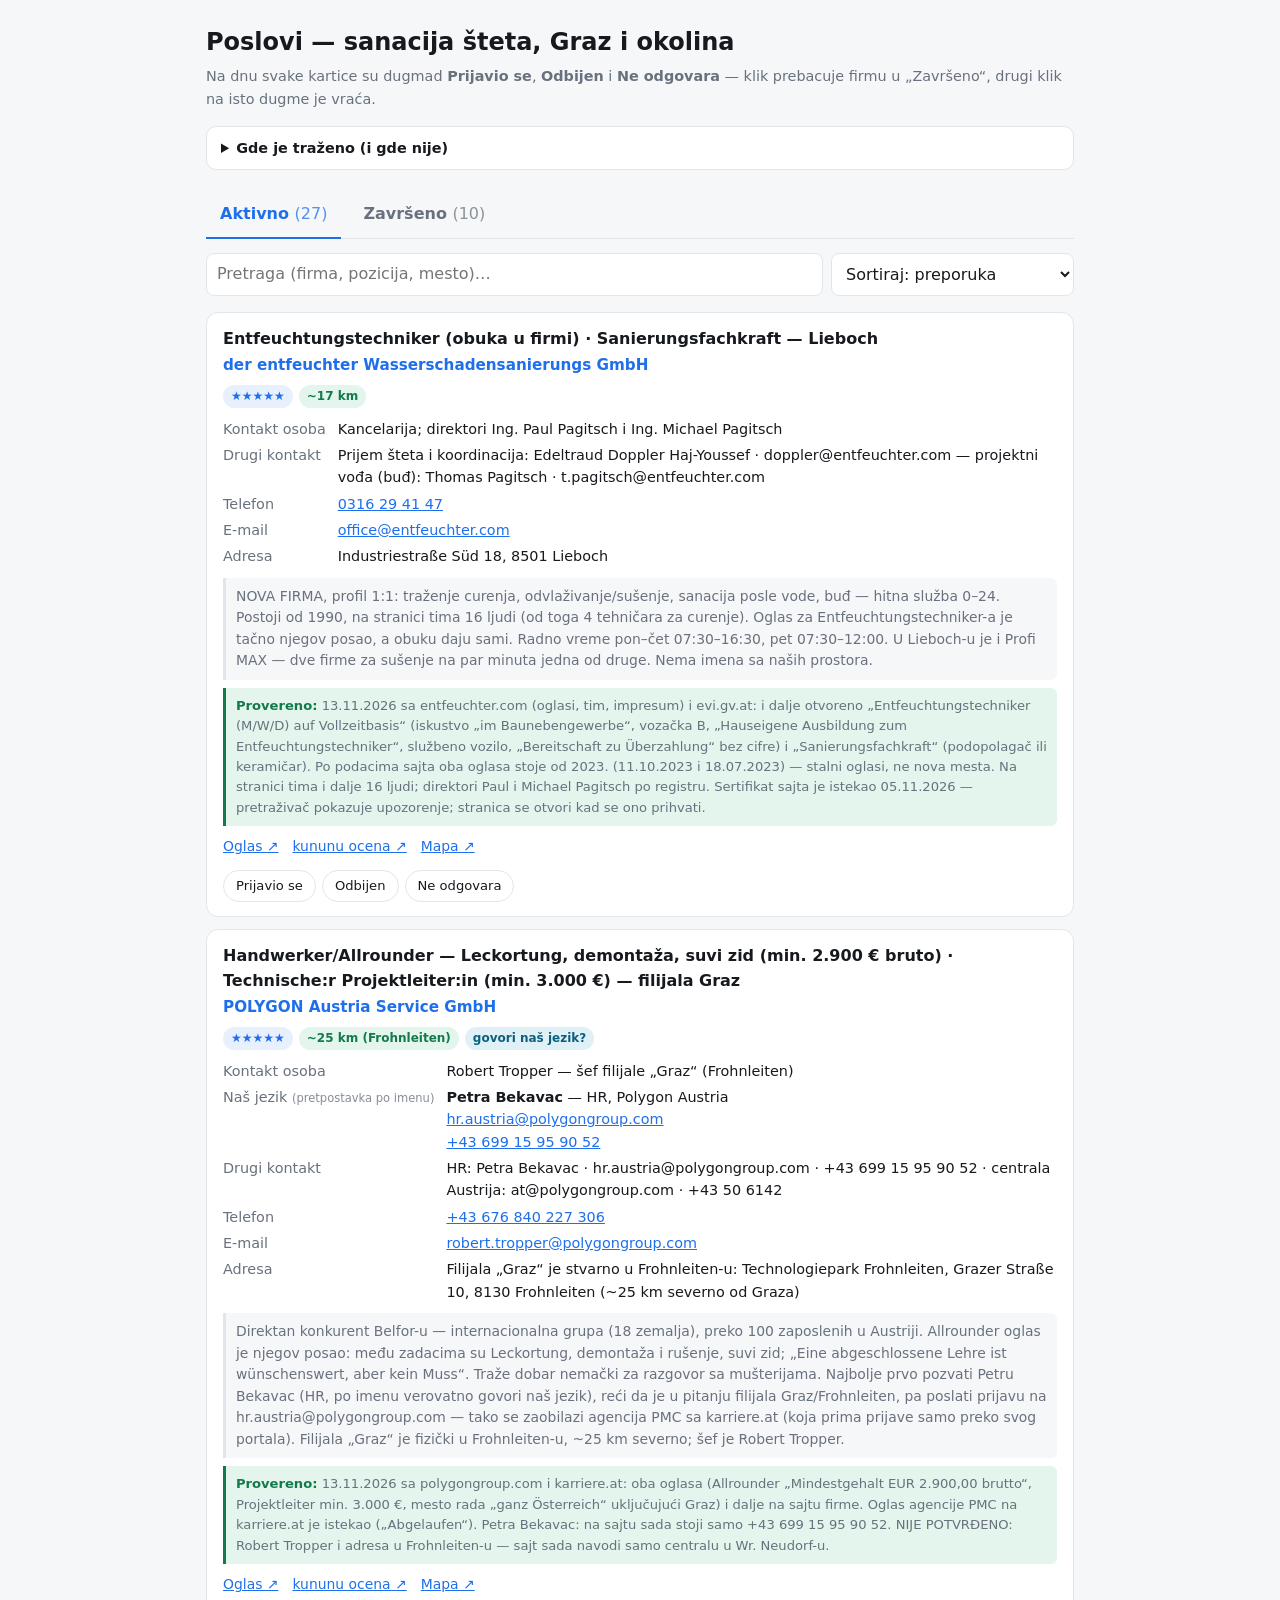
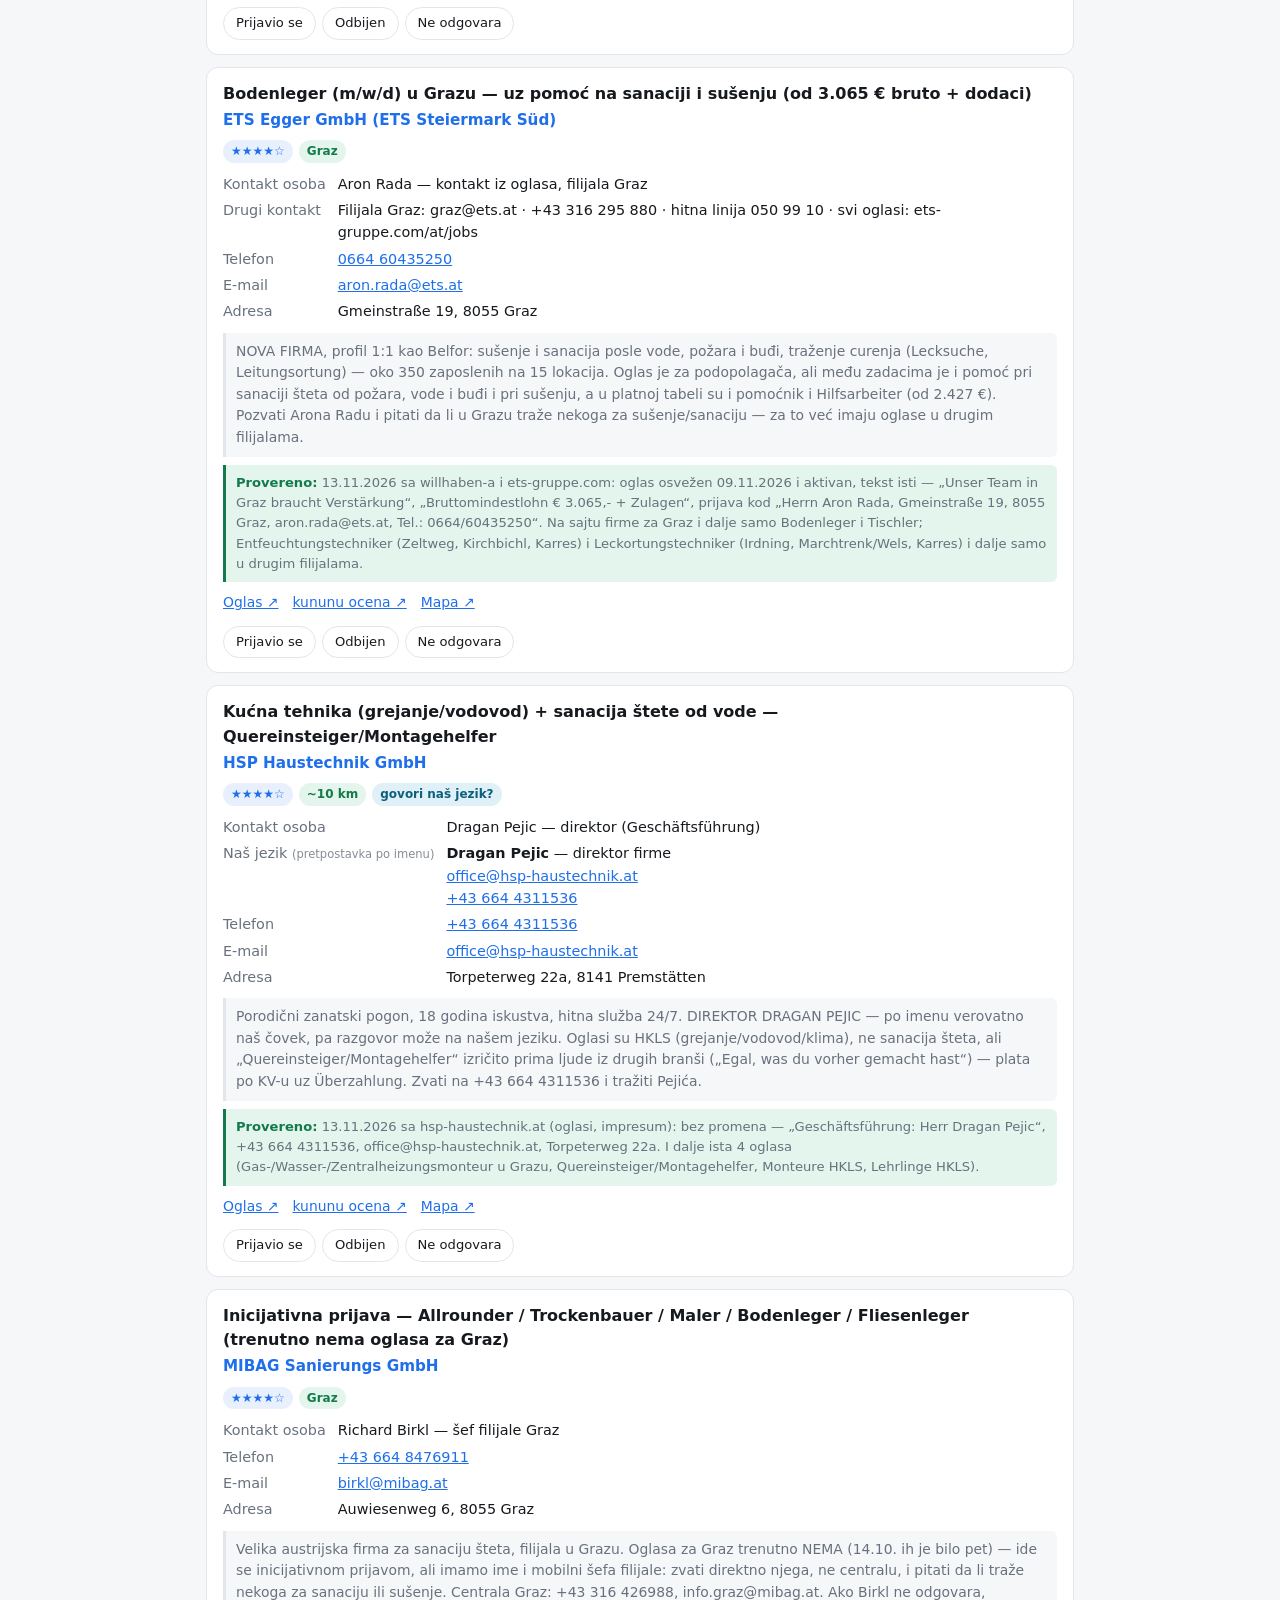
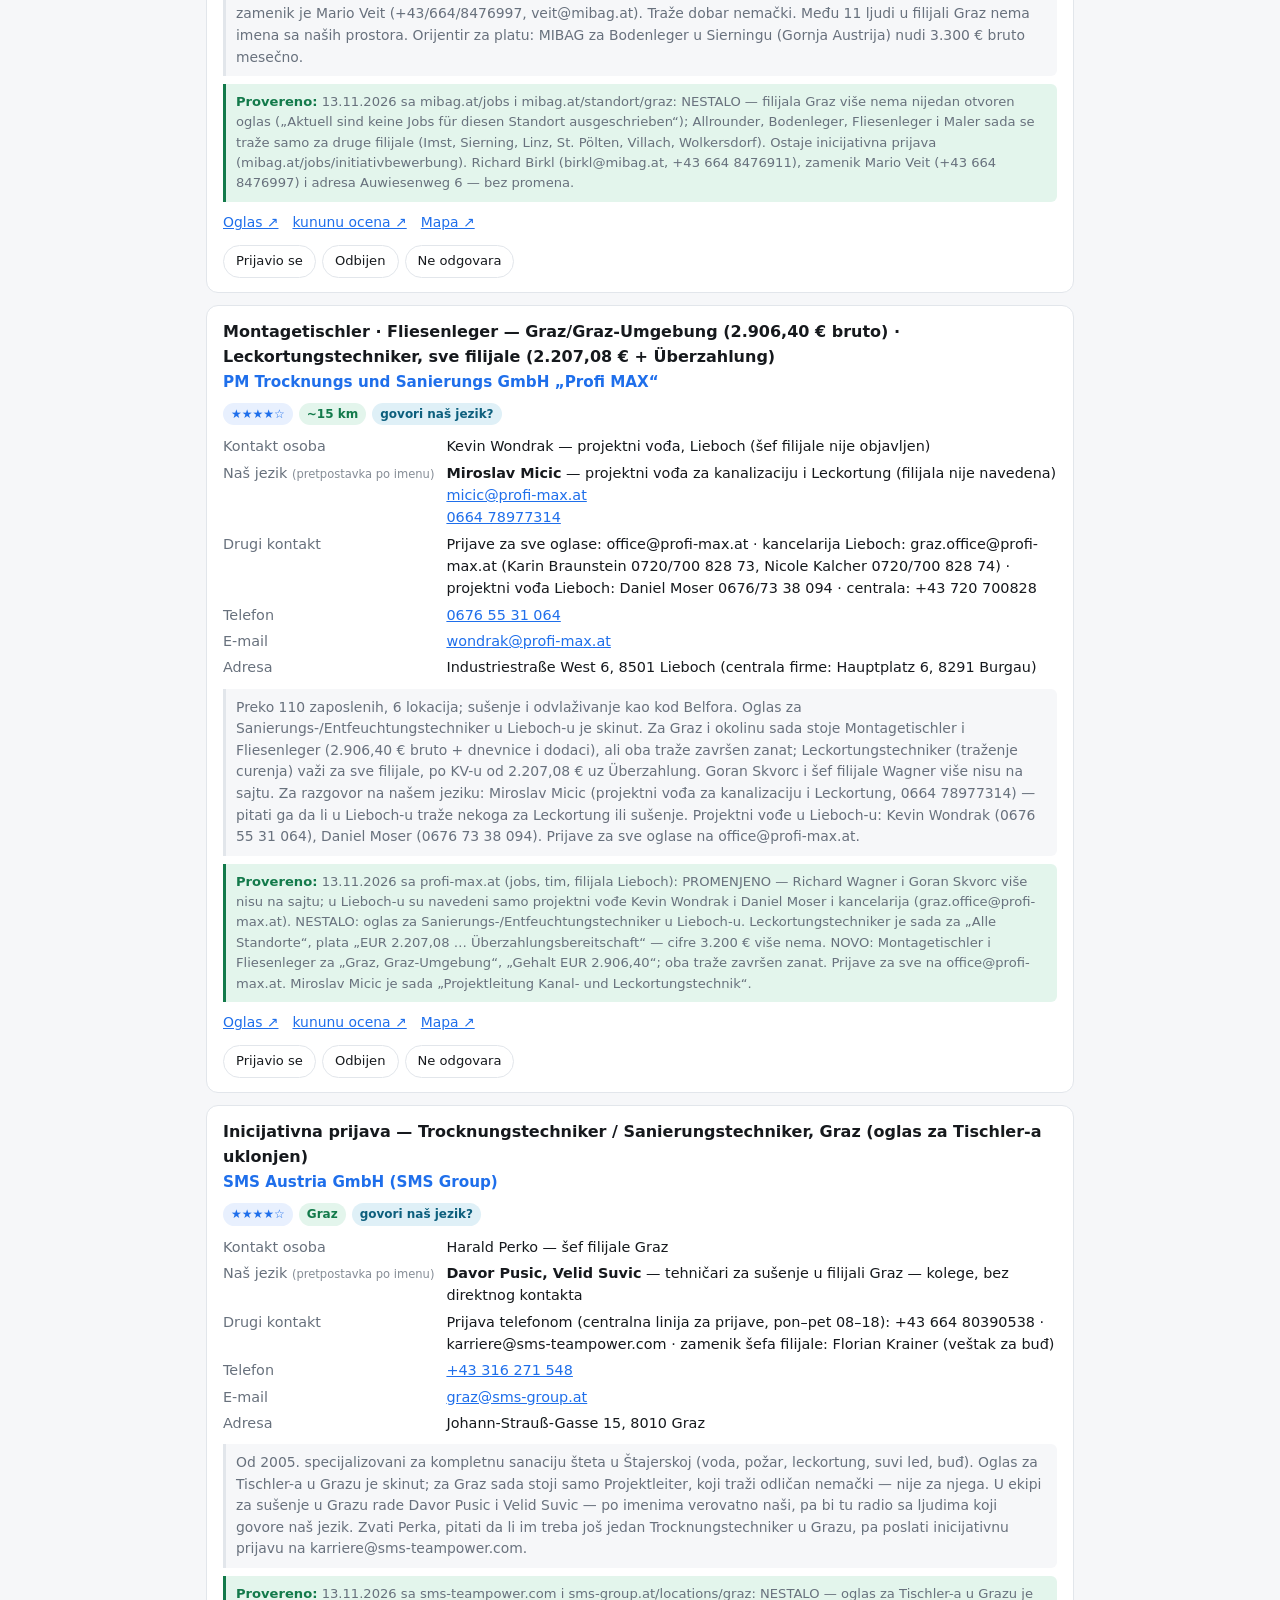
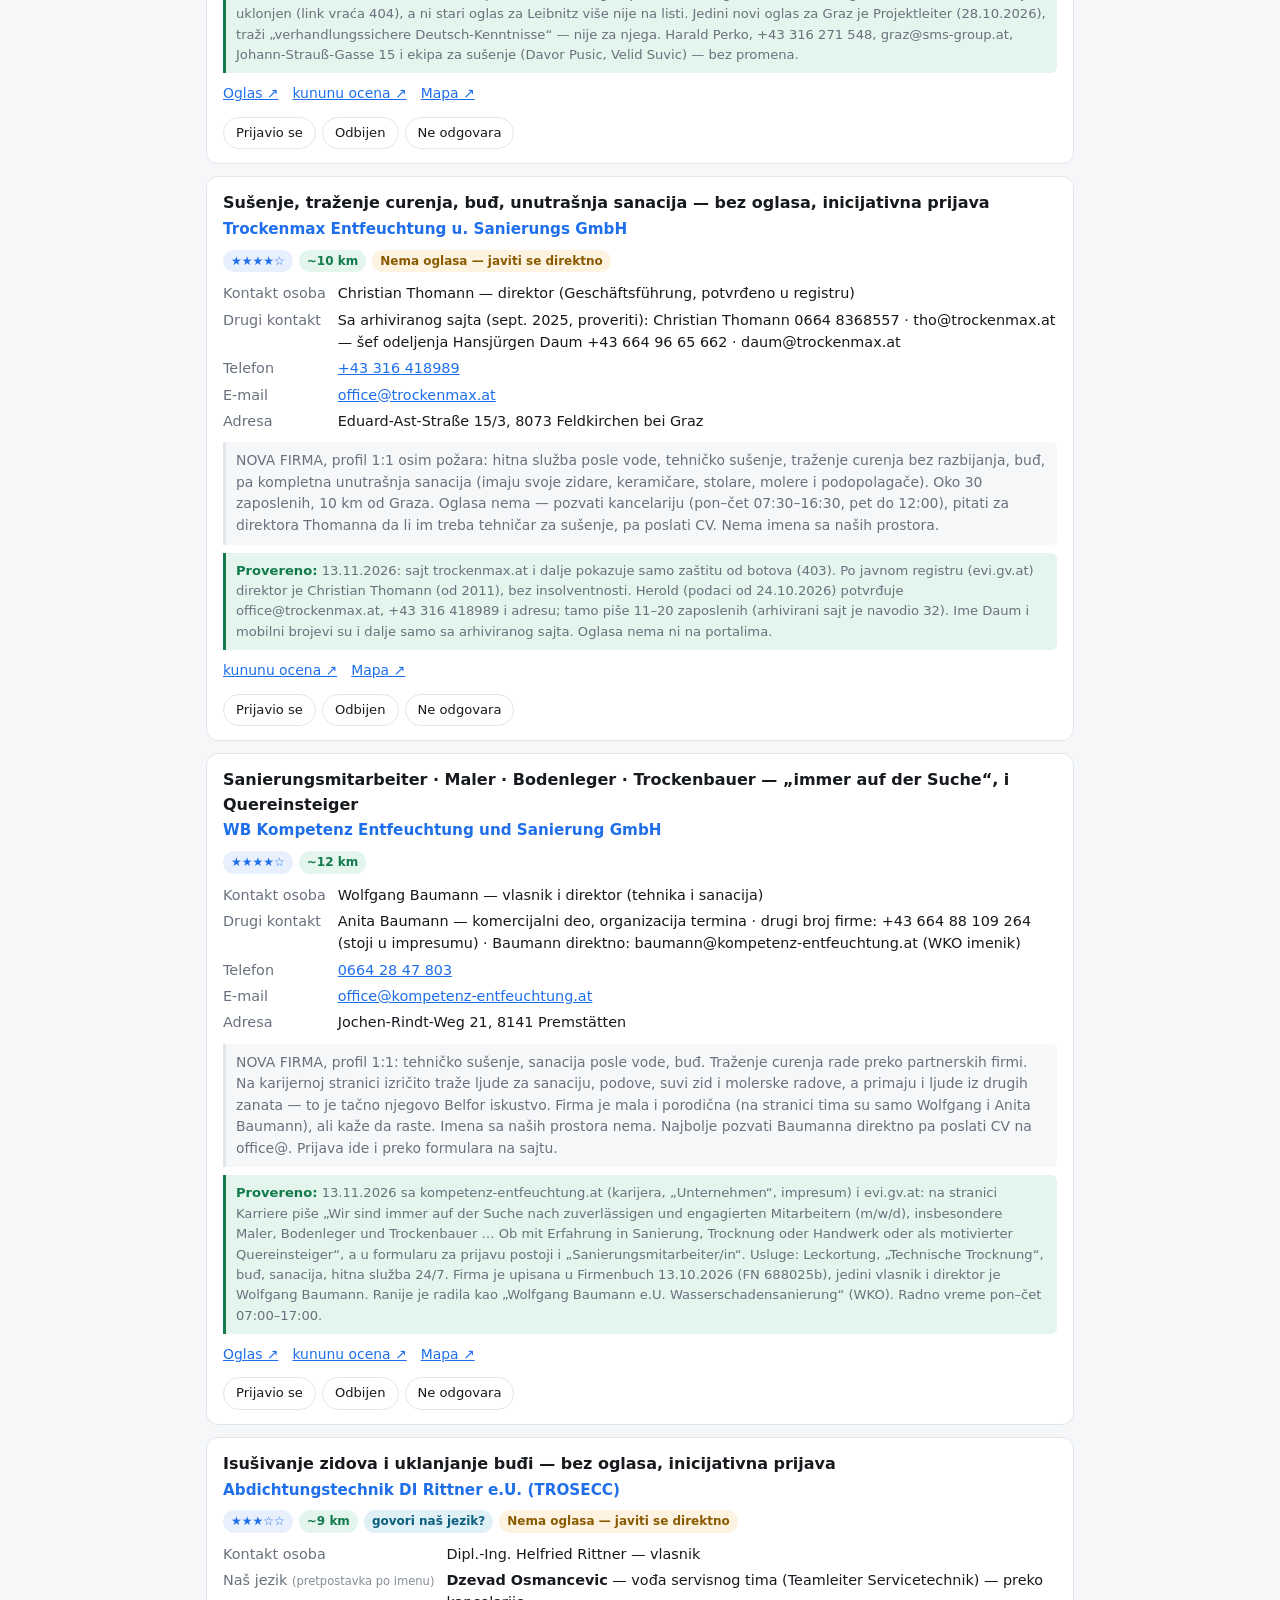
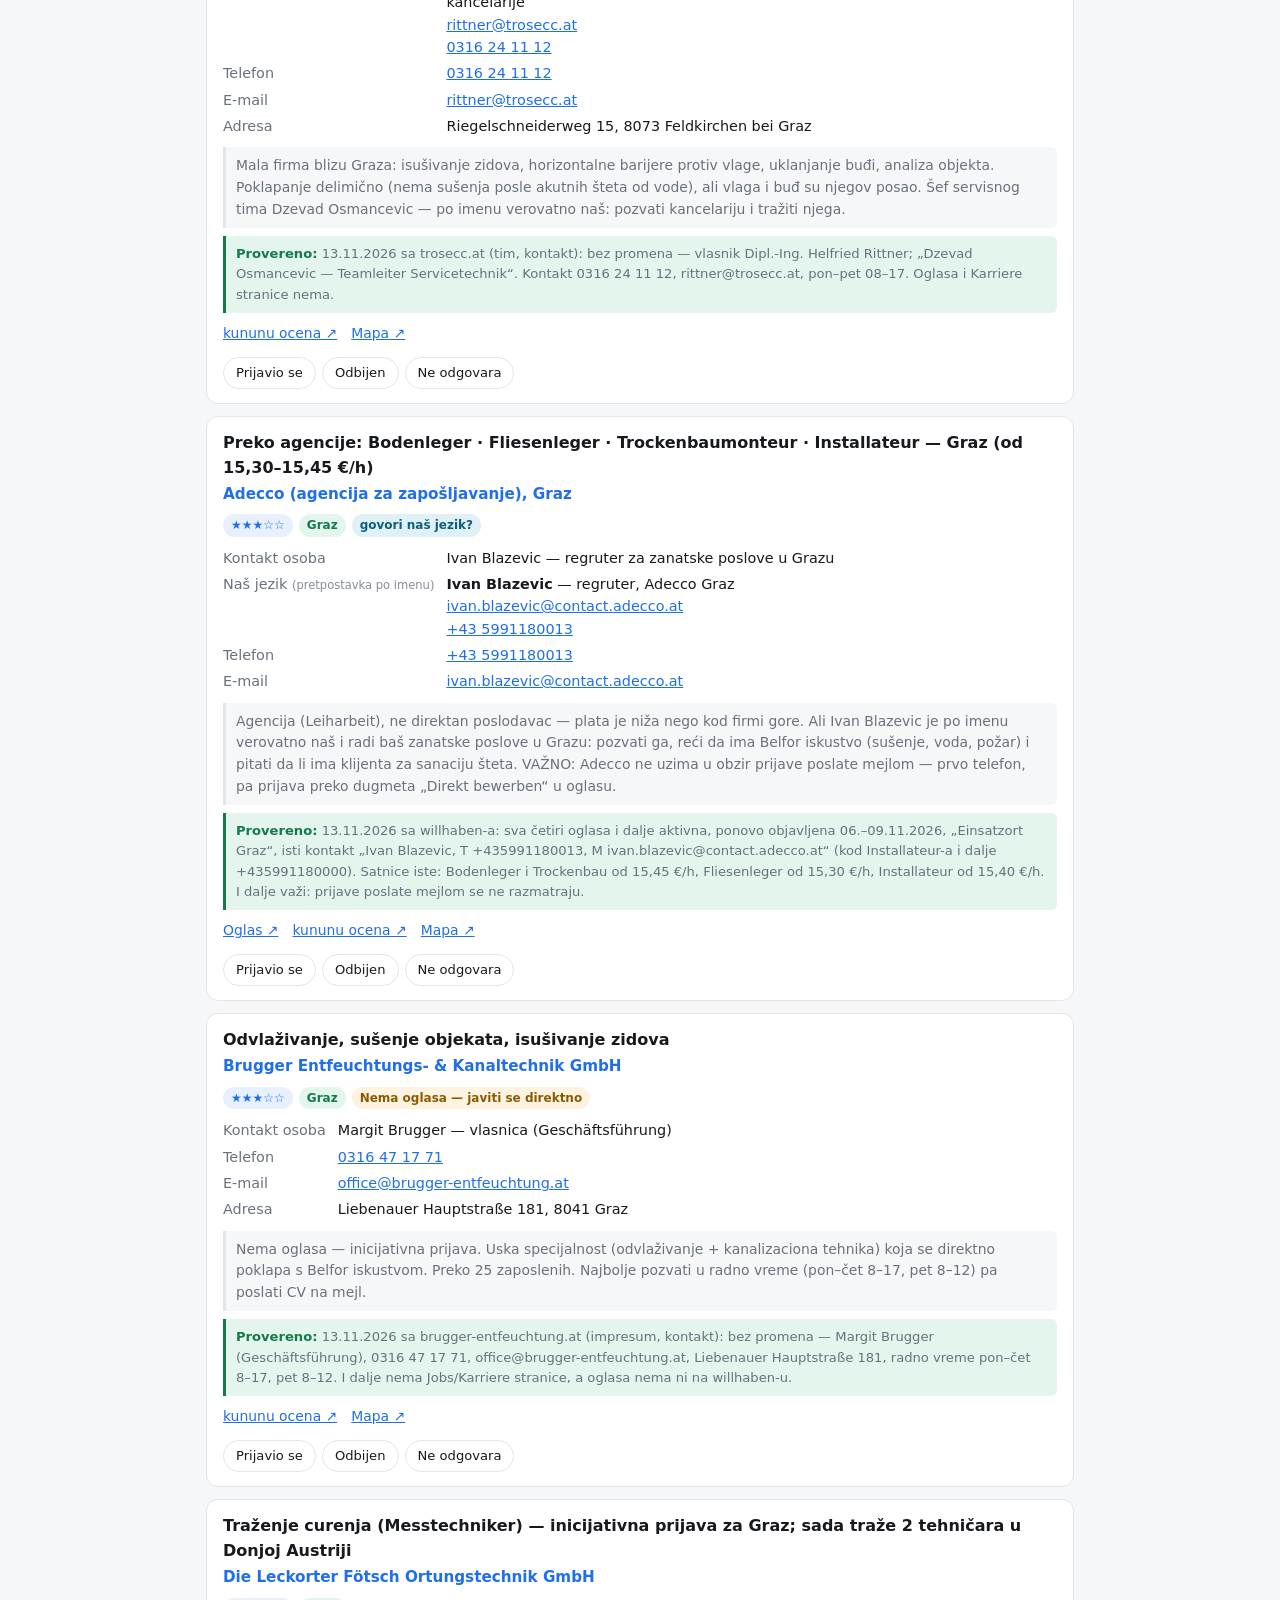
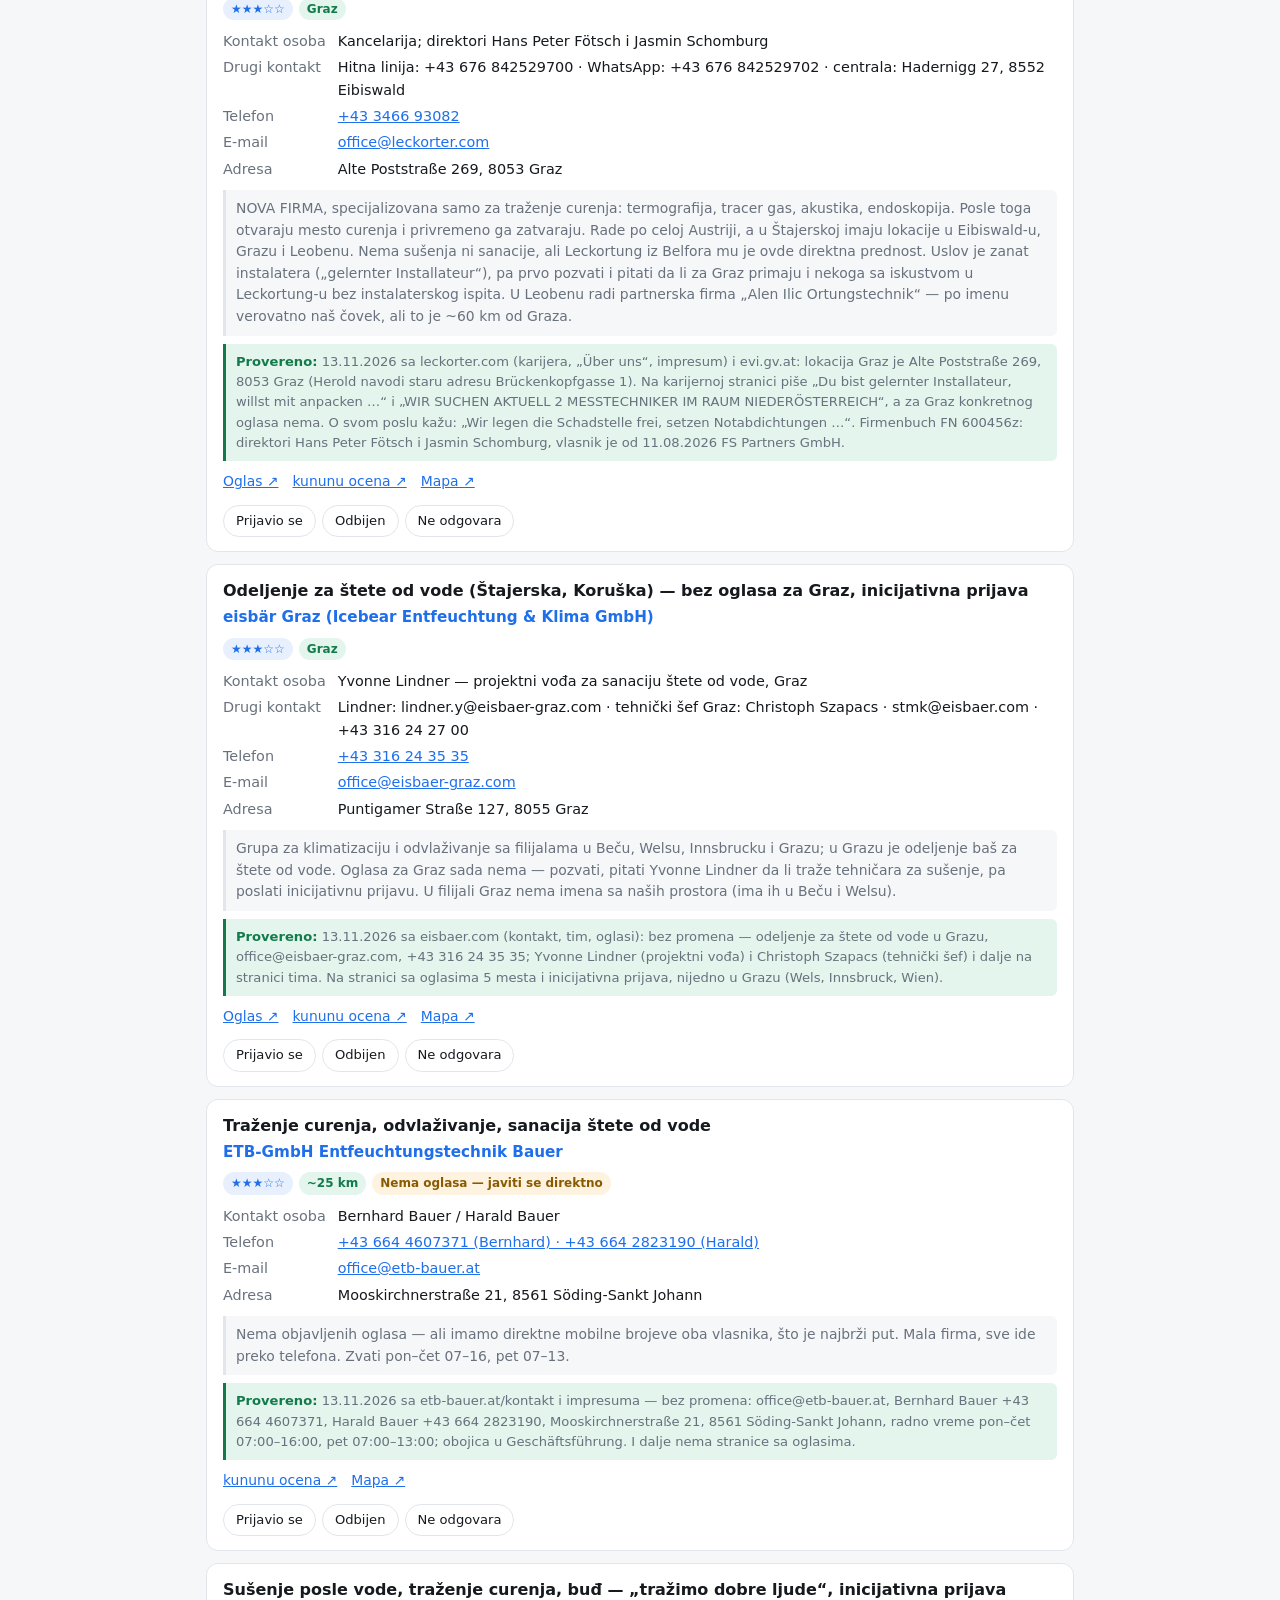
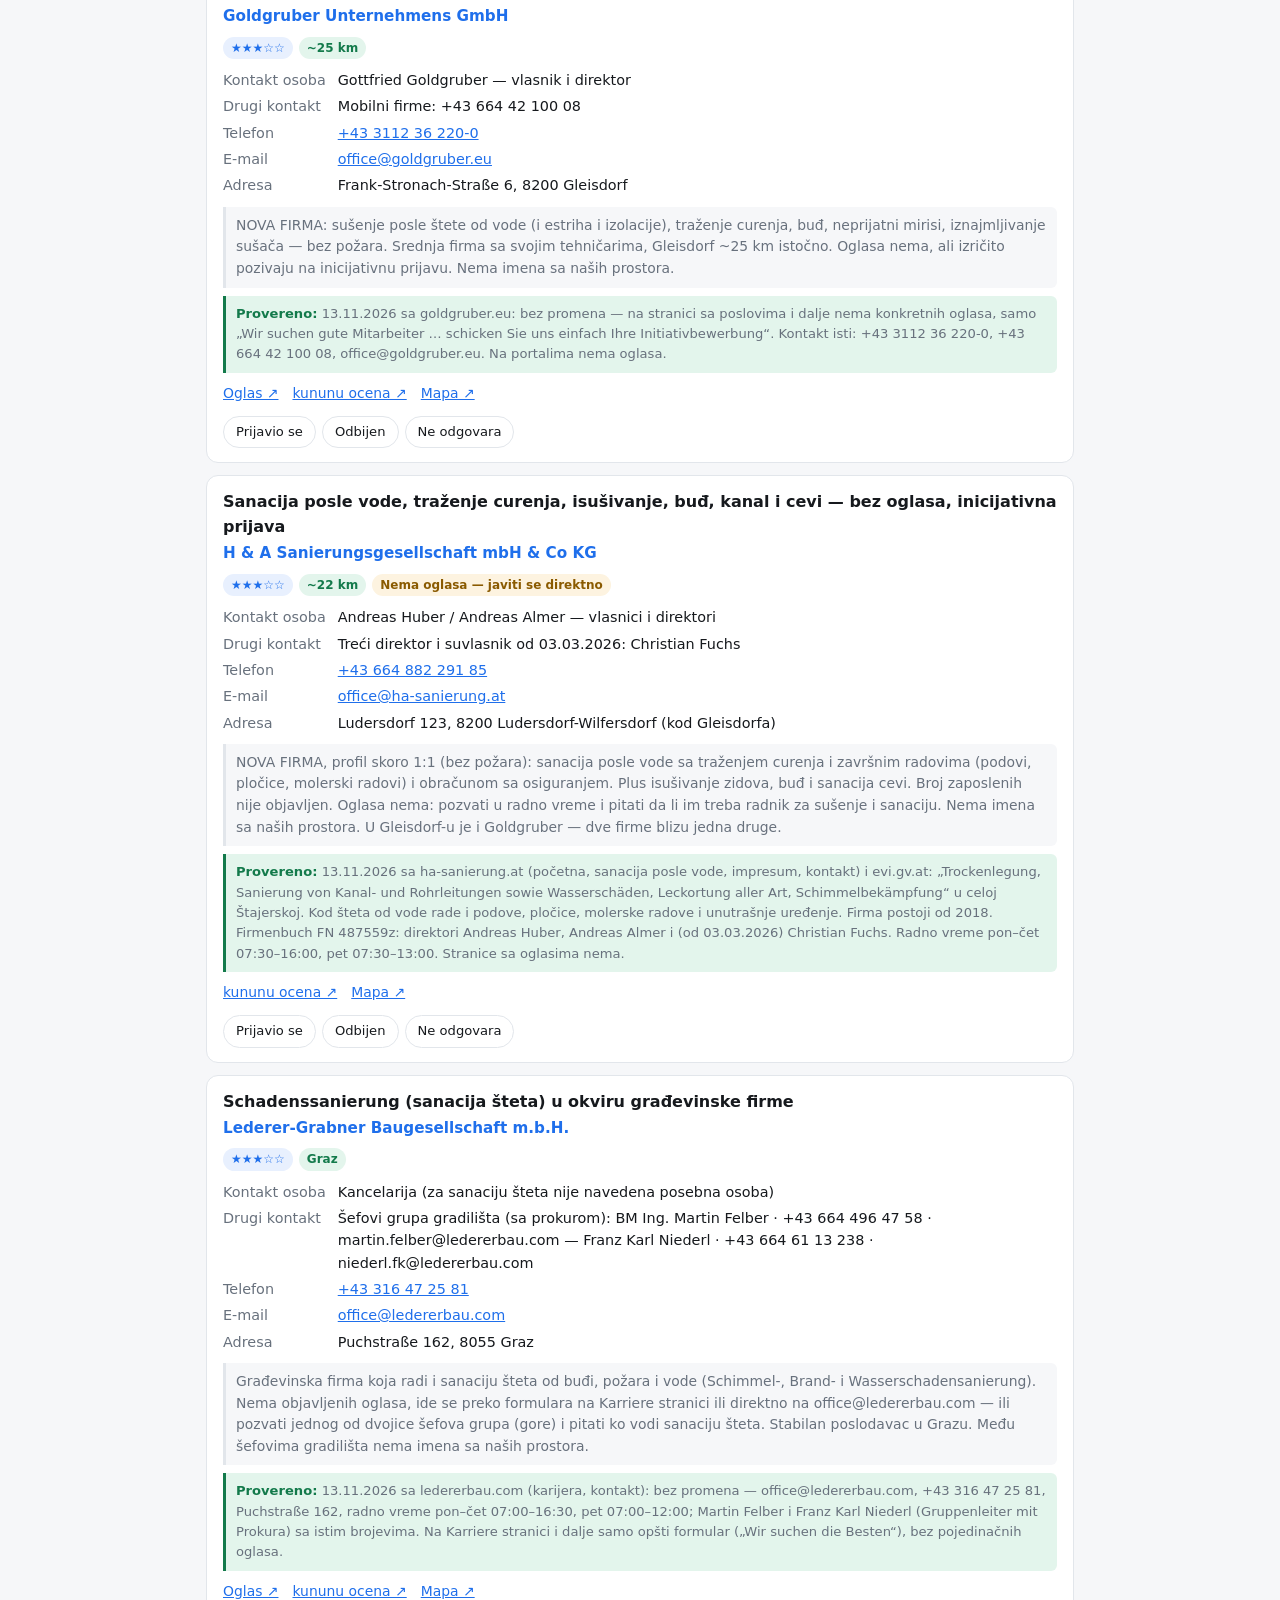
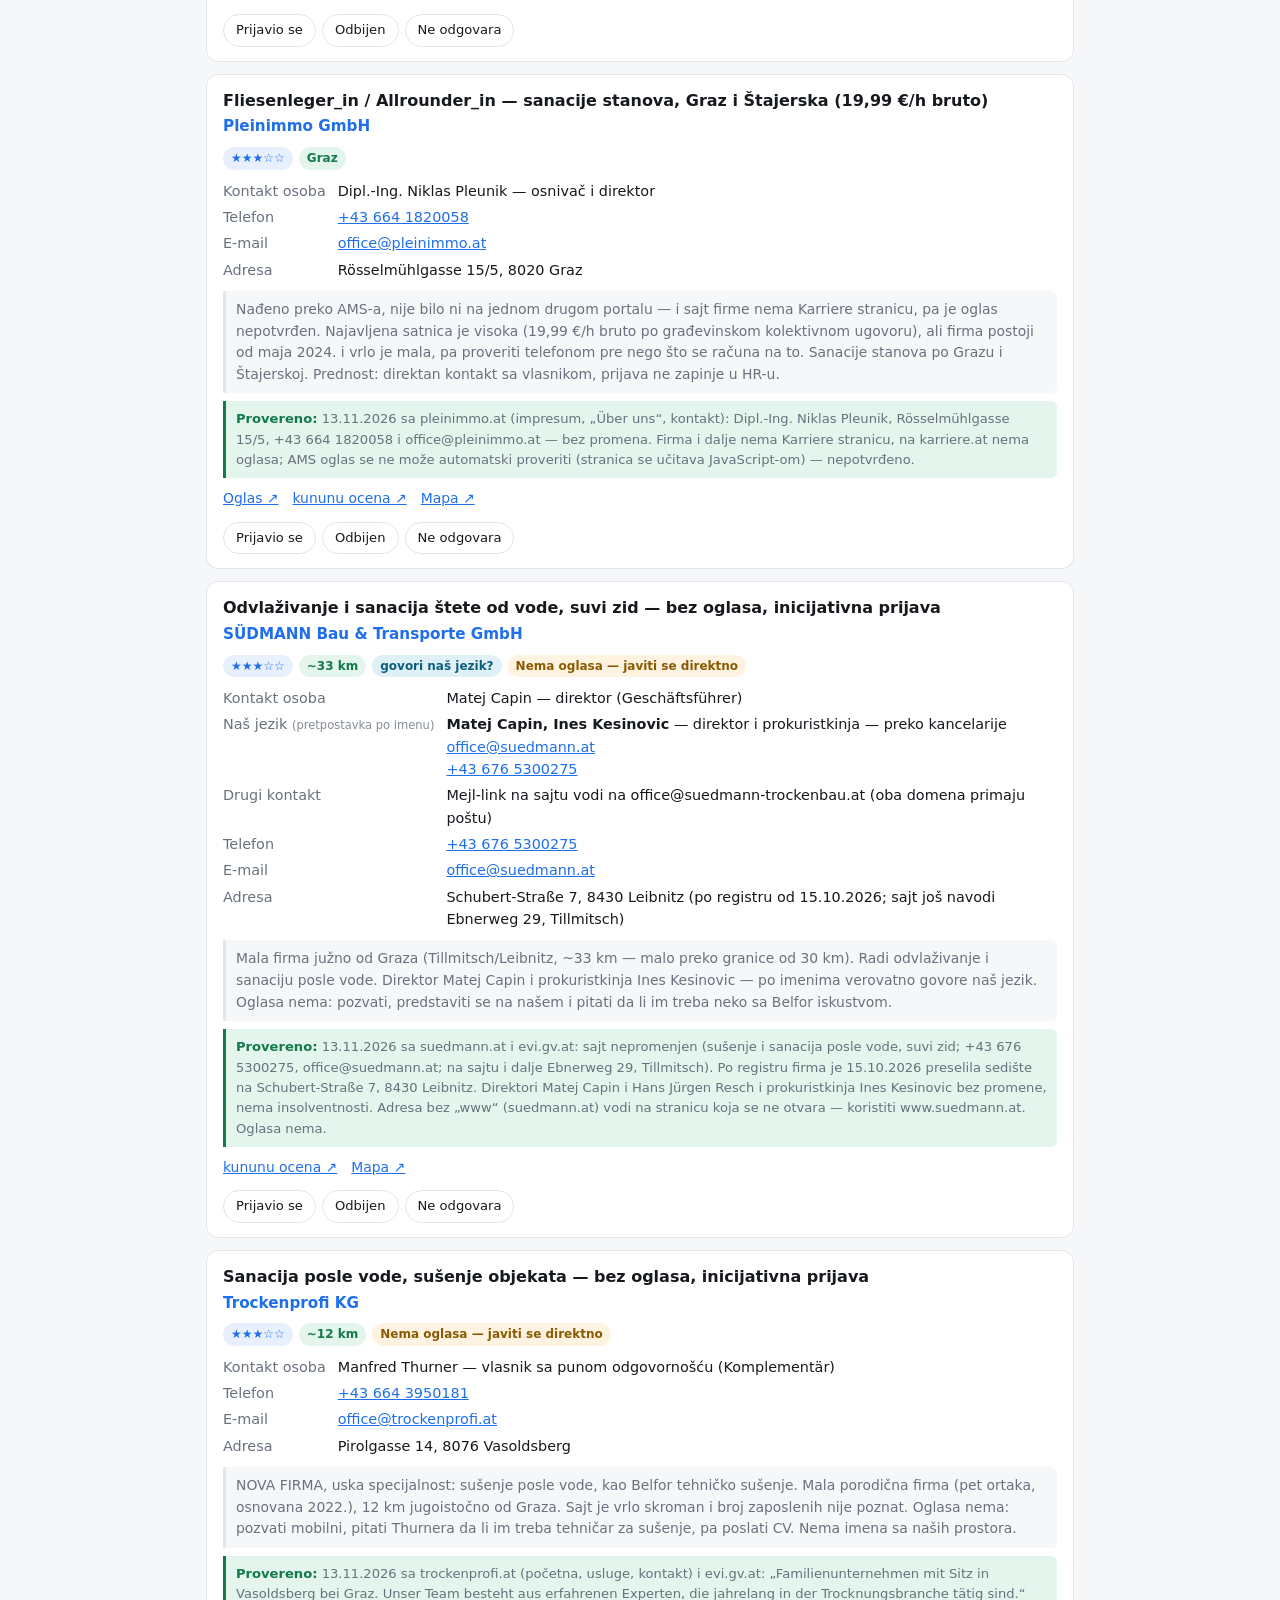
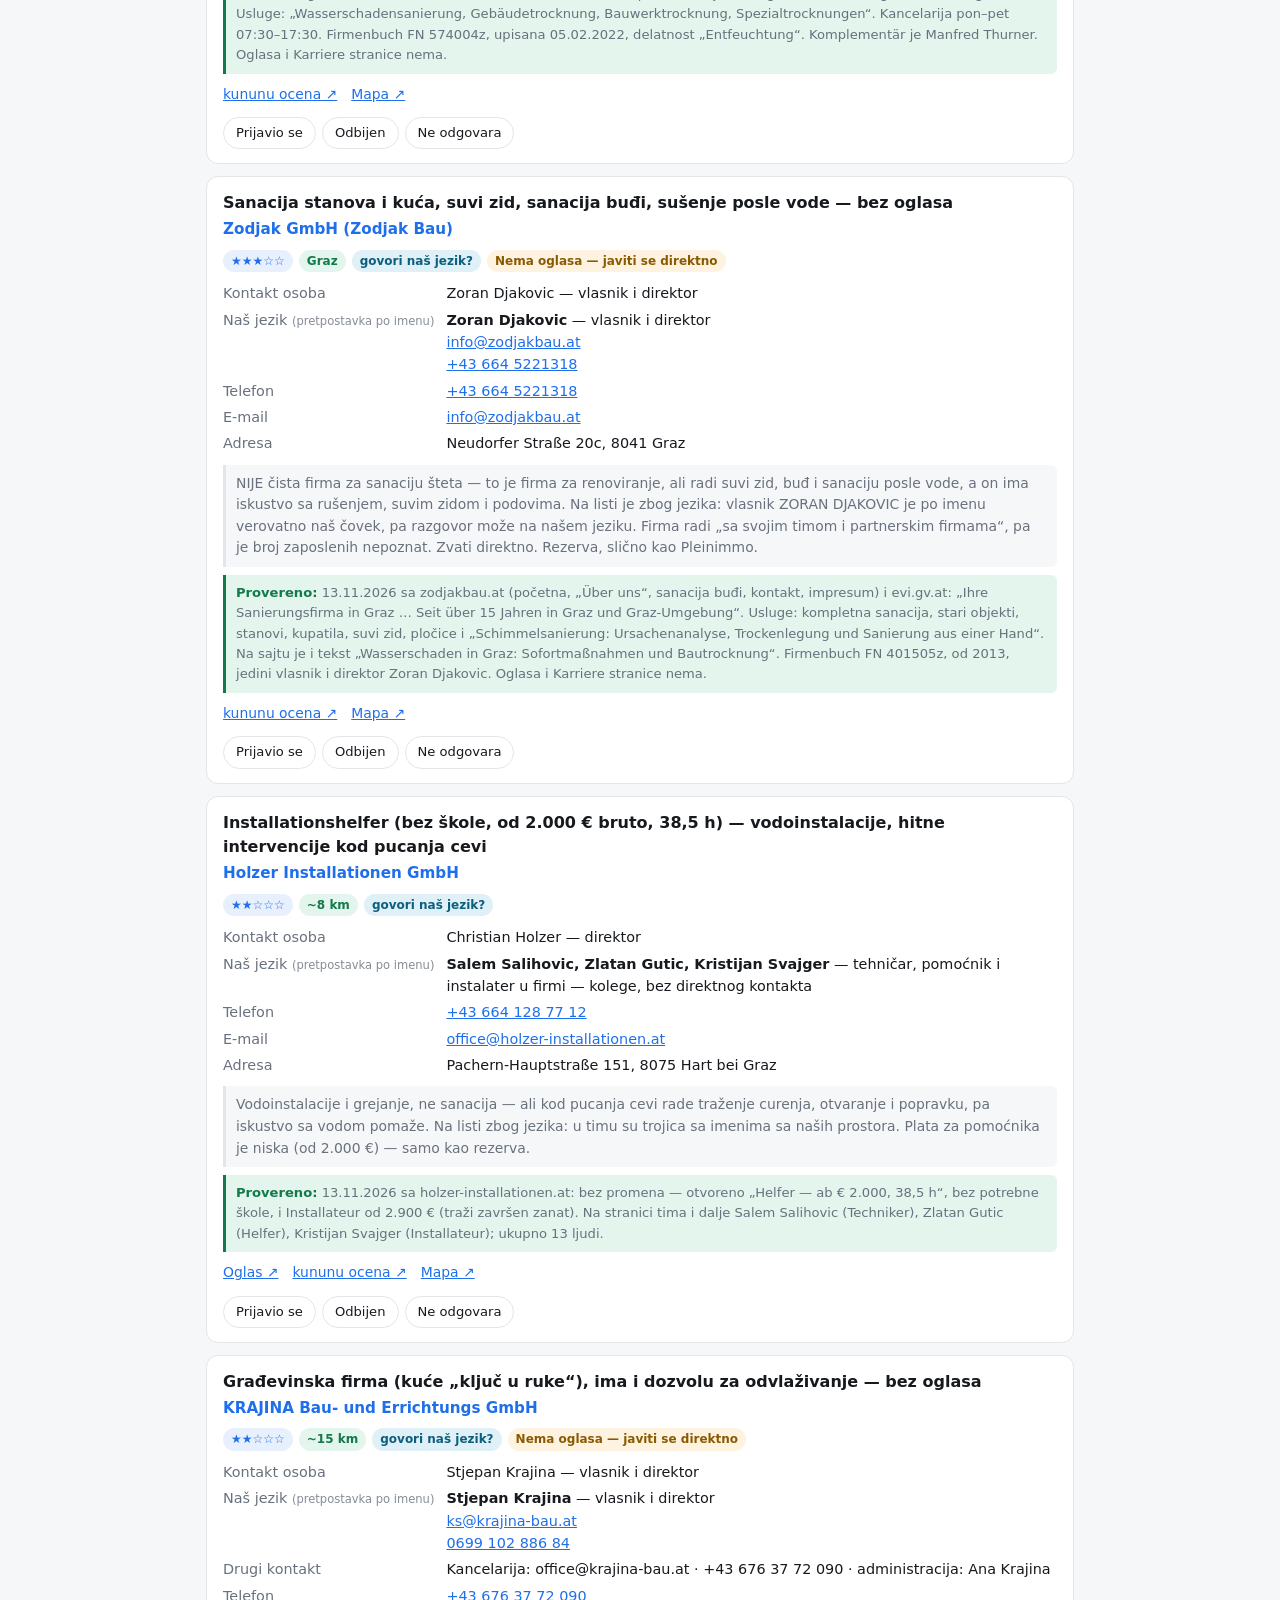
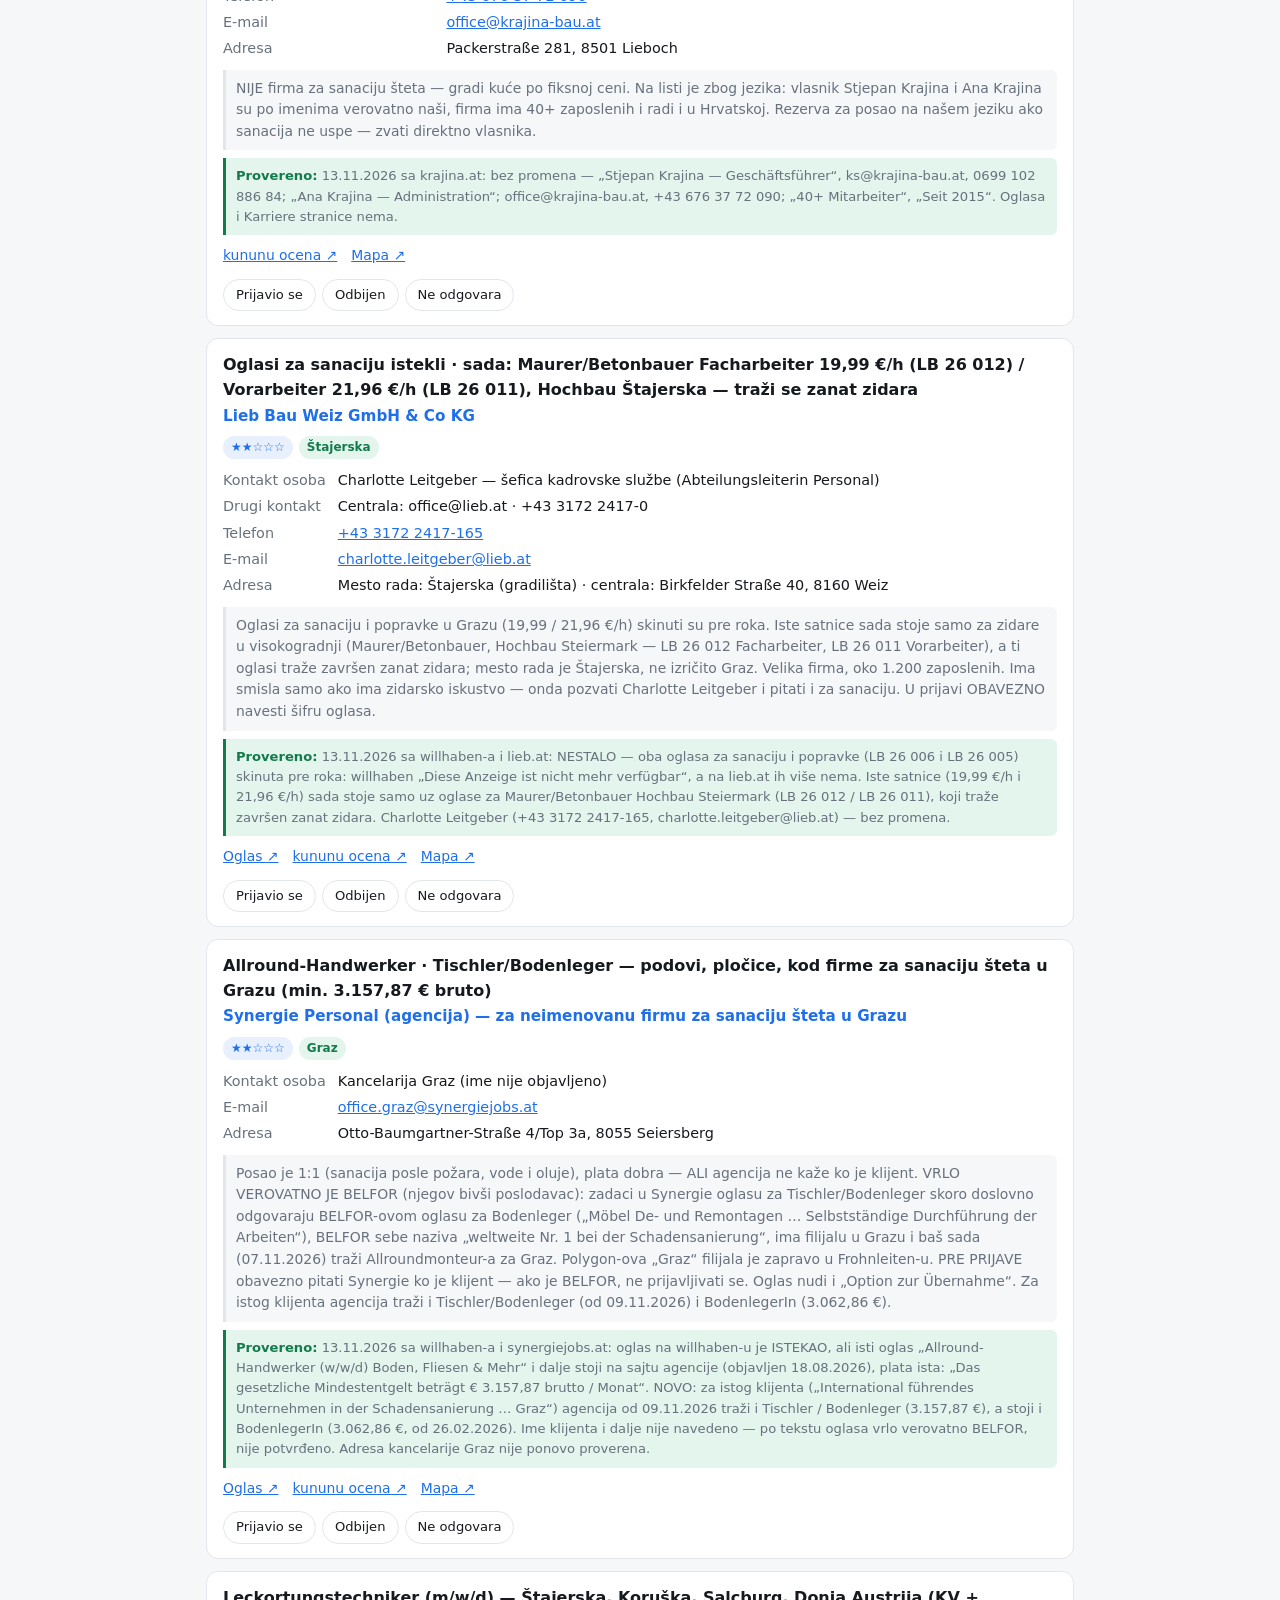
<file: index.html>
<!doctype html>
<html lang="sr">
<head>
<meta charset="utf-8">
<meta name="viewport" content="width=device-width, initial-scale=1">
<title>Poslovi — sanacija, Graz i okolina</title>
<link rel="stylesheet" href="stil.css">
</head>
<body>
<div class="wrap">

<header>
  <h1>Poslovi — sanacija šteta, Graz i okolina</h1>
  <p>Na dnu svake kartice su dugmad <strong>Prijavio se</strong>, <strong>Odbijen</strong> i
    <strong>Ne odgovara</strong> — klik prebacuje firmu u „Završeno“, drugi klik na isto dugme je vraća.</p>
</header>

<details class="izvori">
  <summary>Gde je traženo (i gde nije)</summary>
  <p><strong>Osveženo 13.11.2026:</strong> sve firme sa liste ponovo proverene na njihovim sajtovima
    (oglasi, stranice tima i filijala, impresum), pa nova pretraga oglasa i firmi (willhaben, karriere.at,
    jobs.at, StepStone, WKO i Herold imenik, javni registar firmi). Indeed i hokify ovaj put nisu mogli
    da se pretraže automatski.</p>
  <p><strong>Pretraženo:</strong>
    <a href="https://www.karriere.at/" target="_blank" rel="noopener">karriere.at</a>,
    <a href="https://www.stepstone.at/" target="_blank" rel="noopener">StepStone</a>,
    <a href="https://at.indeed.com/" target="_blank" rel="noopener">Indeed</a> (samo spiskovi — sami oglasi se ne daju otvoriti automatski),
    <a href="https://www.willhaben.at/jobs/" target="_blank" rel="noopener">willhaben Jobs</a>,
    <a href="https://www.jobs.at/" target="_blank" rel="noopener">jobs.at</a>,
    <a href="https://www.steirerjobs.at/" target="_blank" rel="noopener">steirerjobs.at</a>,
    <a href="https://hokify.at/" target="_blank" rel="noopener">hokify</a>,
    LinkedIn i XING (preko pretraživača), derStandard Jobs — 17 ključnih reči (Sanierung, Wasserschaden,
    Brandschaden, Trocknung, Leckortung, Schimmelsanierung, Entfeuchtung…) za Graz i okolinu.
    Firme: <a href="https://www.herold.at/" target="_blank" rel="noopener">herold.at</a>, firmenabc.at,
    WKO registar firmi, javni registar (evi.gv.at), spisak partnera za sanaciju osiguranja UNIQA,
    plus Karriere stranice samih firmi.</p>
  <p><strong>Nije moglo:</strong> AMS (jobs.ams.at) sada traži prijavu — zato oglas Pleinimmo-a i satnica
    16,30 €/h kod TSD-a, koji postoje samo na AMS-u, nisu potvrđeni. Monster.at više ne radi kao austrijski portal.
    <strong>kununu</strong> blokira automatsko čitanje, zato ocene nisu preuzete (vidi dole).</p>
  <p><strong>Novo ovog puta:</strong> šef TSD-a u Grazu je Miroslav Stojakovic; Profi MAX u Lieboch-u traži
    Leckortungstechniker-a (od 3.200 €) i tehničara za odvlaživanje; Polygon ima oglas za Allrounder-a koji
    važi i za Graz (min. 2.900 €). Nove firme sa profilom 1:1: der entfeuchter (Lieboch — Entfeuchtungstechniker,
    obuka u firmi), ETS Egger (Graz) i Trockenmax (Feldkirchen). Oznaka „govori naš jezik?“ stoji na 11 kartica.</p>
  <p><strong>Nijedan oglas ne pominje srpski, hrvatski ili bosanski</strong> — „naš jezik“ je svuda pretpostavka
    po imenu. Jedini oglasi i na drugom jeziku su Derigo-vi, na slovenačkom.</p>
</details>

<div class="tabs" role="tablist">
  <button role="tab" id="tab-aktivno" aria-selected="true">Aktivno <span class="count" id="c-aktivno"></span></button>
  <button role="tab" id="tab-zavrseno" aria-selected="false">Završeno <span class="count" id="c-zavrseno"></span></button>
</div>

<div class="toolbar">
  <input id="q" type="search" placeholder="Pretraga (firma, pozicija, mesto)…">
  <select id="sort">
    <option value="preporuka">Sortiraj: preporuka</option>
    <option value="firma">Sortiraj: naziv firme</option>
    <option value="oglas">Sortiraj: prvo sa oglasom</option>
  </select>
  <button id="kopiraj" hidden>Kopiraj spisak</button>
  <button id="reset" hidden>Poništi moje oznake</button>
</div>
<textarea id="spisak" readonly hidden aria-label="Spisak oznaka"></textarea>

<div id="lista"></div>

<footer>
  <h2>Kako je napravljen redosled</h2>
  <p>
    kununu ne dozvoljava automatsko čitanje ocena, pa ovde <strong>nema izmišljenih brojeva</strong>.
    Svaka kartica ima dugme <em>kununu ↗</em> — jedan klik i vidi se prava ocena poslodavca.
    Zvezdice su moje rangiranje po: poklapanju sa Belfor profilom (voda/požar/buđ/sušenje),
    da li firma <em>trenutno</em> ima otvoren oglas u Grazu, da li postoji ime i direktan broj
    osobe za kontakt, i po udaljenosti od Graza.
  </p>
  <p>
    Podaci prikupljeni 27.08.2026, osveženi 14.10.2026 i 13.11.2026. Ništa se ne čuva na serveru — oznake ostaju samo u ovom
    pretraživaču, na ovom uređaju. Zato pre sledećeg osvežavanja liste u „Završeno“ klikni
    <em>Kopiraj spisak</em> i pošalji taj tekst: oznake tada postaju trajne, a te firme se ne vraćaju
    u pretragu (razlog uz „Ne odgovara“ pomaže da se sledeći put traži ono što mu odgovara).
  </p>
</footer>
<p class="drugi">Druge liste: <a href="versicherung/">osiguranje (Lehre i ulazne pozicije)</a> ·
  <a href="pka/">PKA — Lehre u apoteci</a></p>

</div>

<script src="podaci.js"></script>
<script src="app.js"></script>
</body>
</html>
</file>
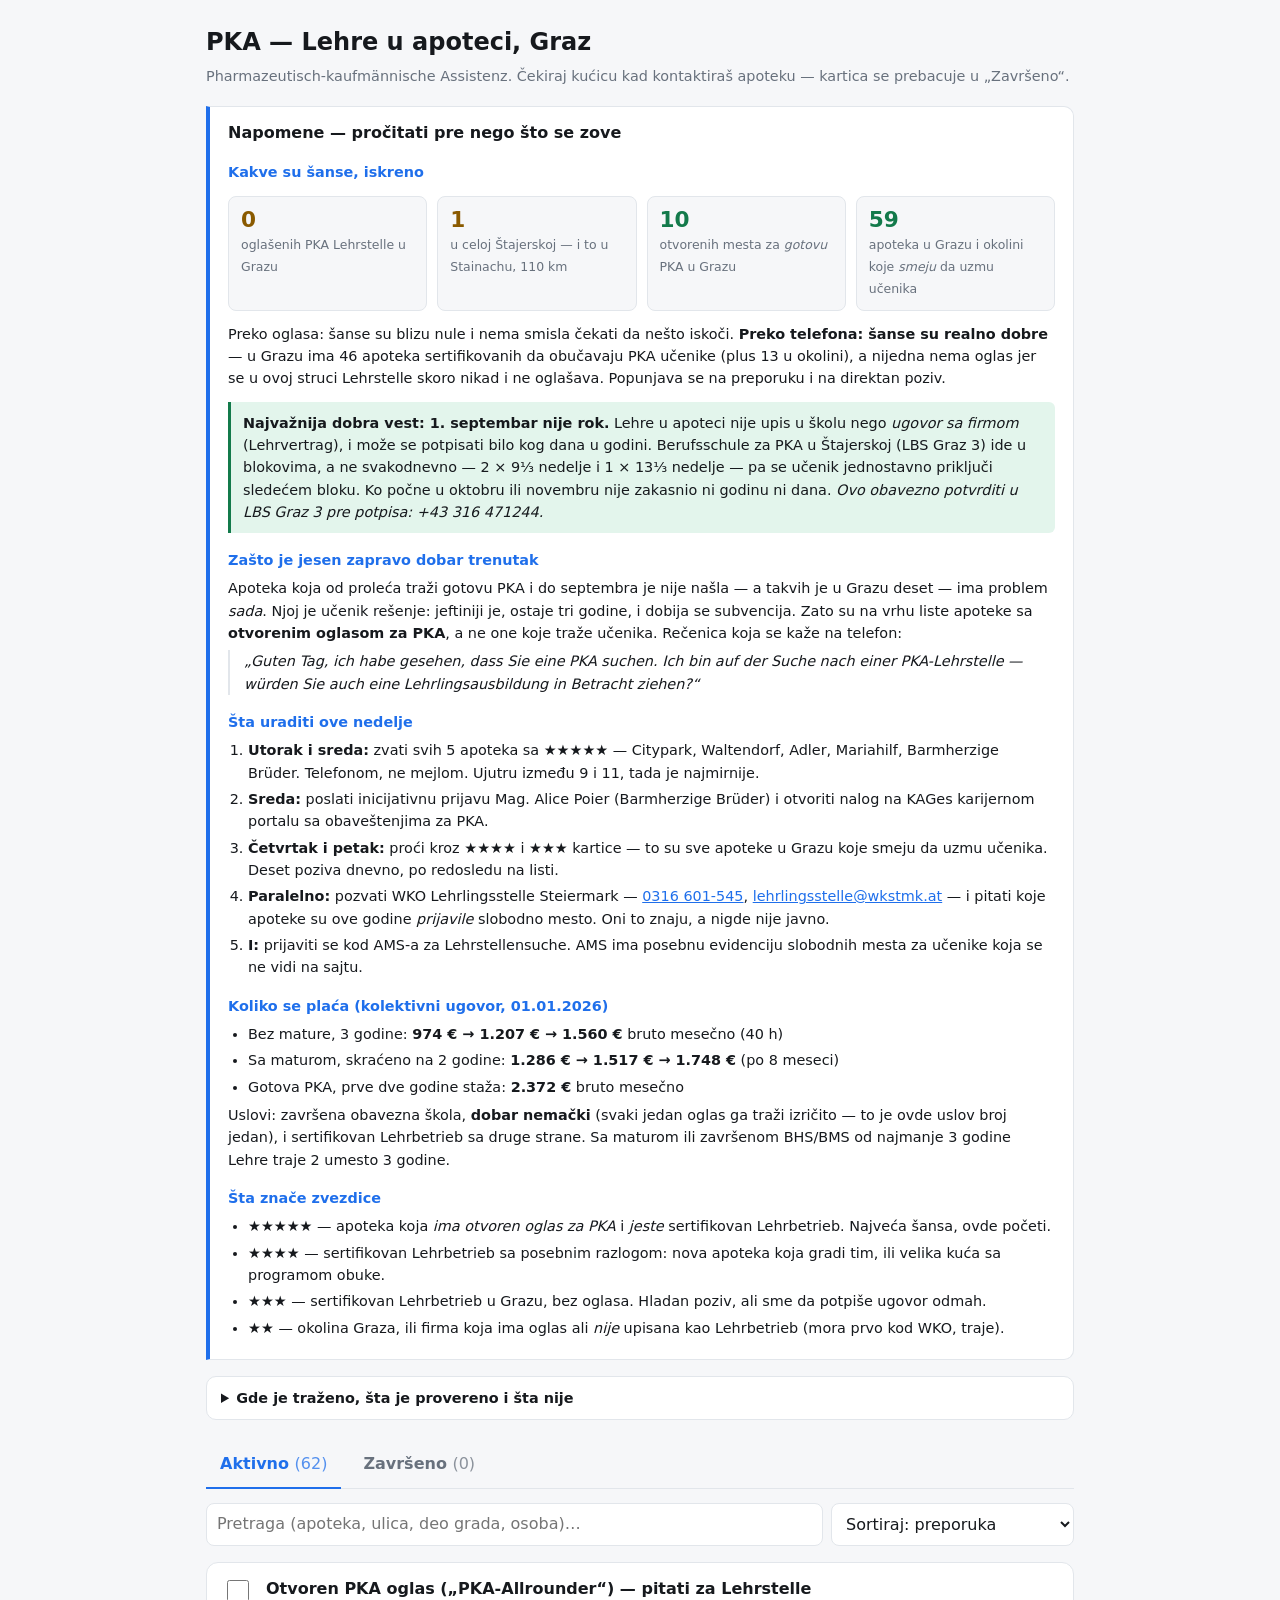
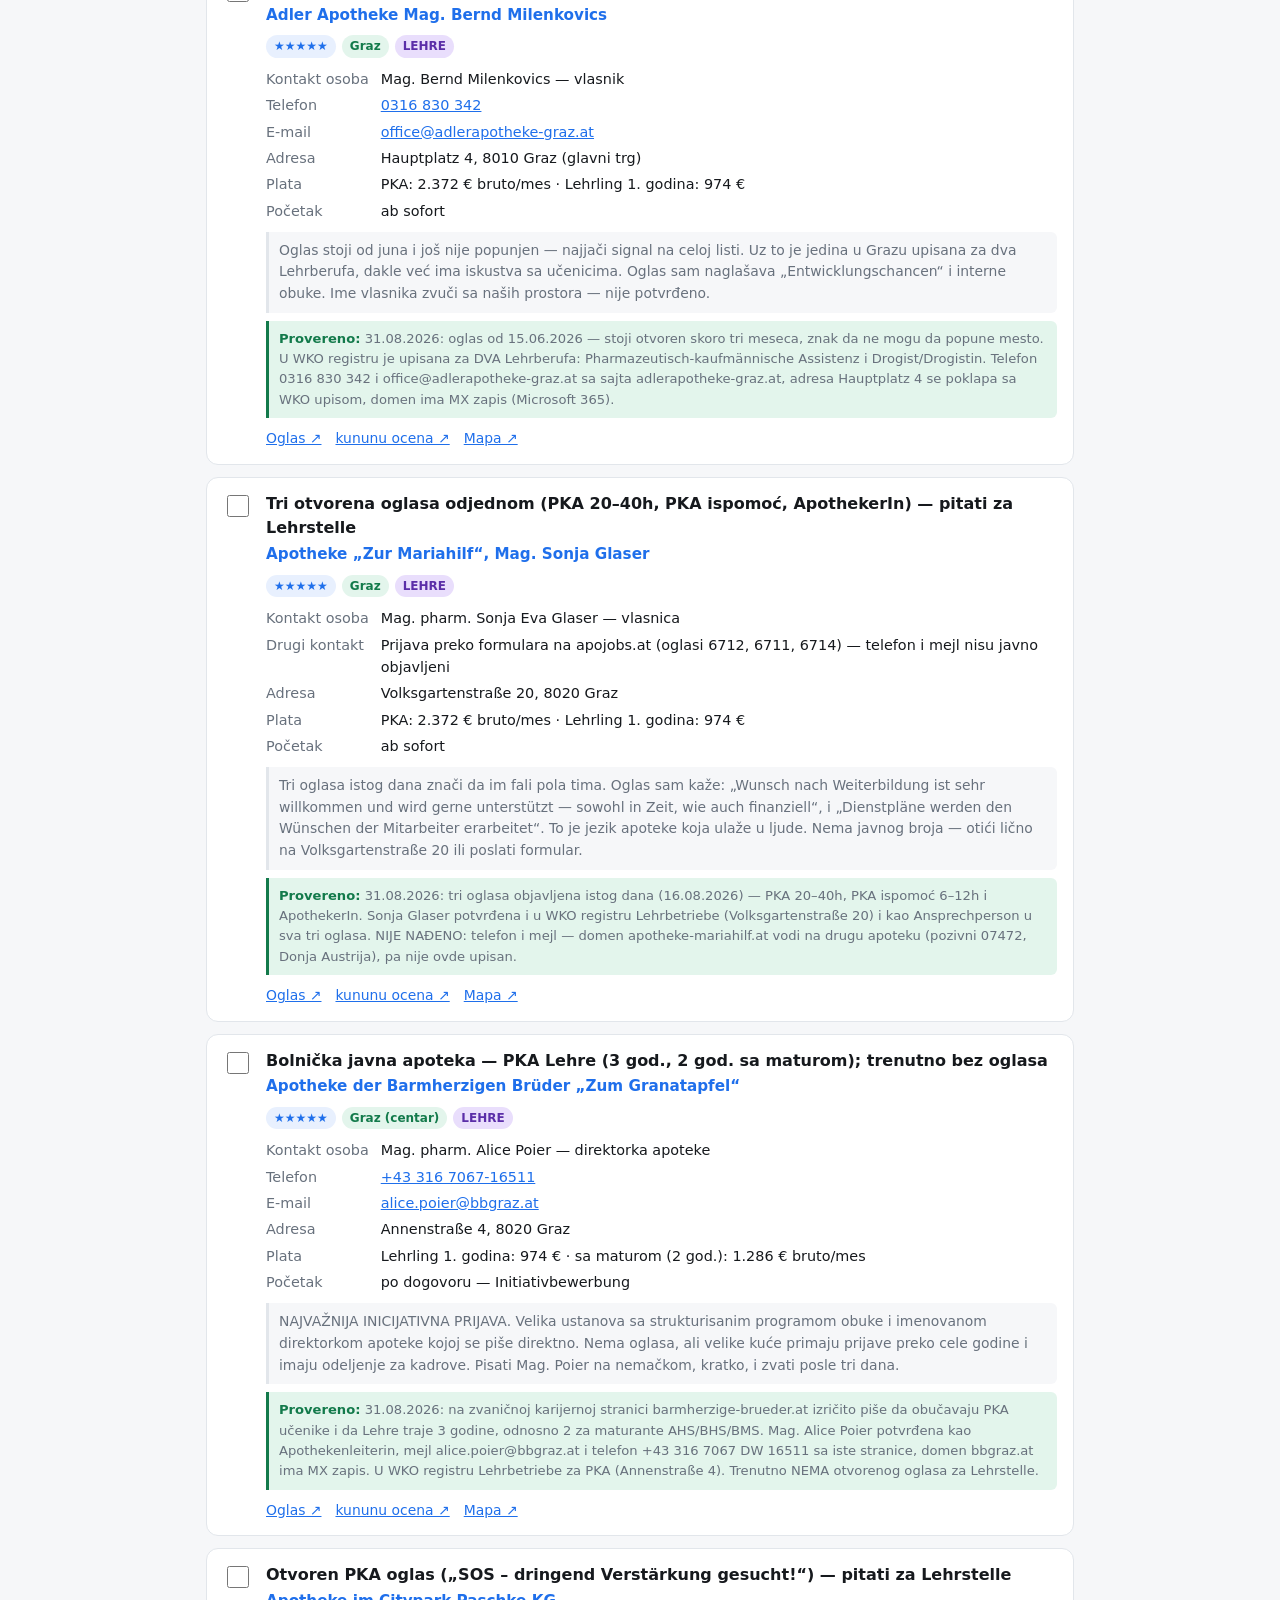
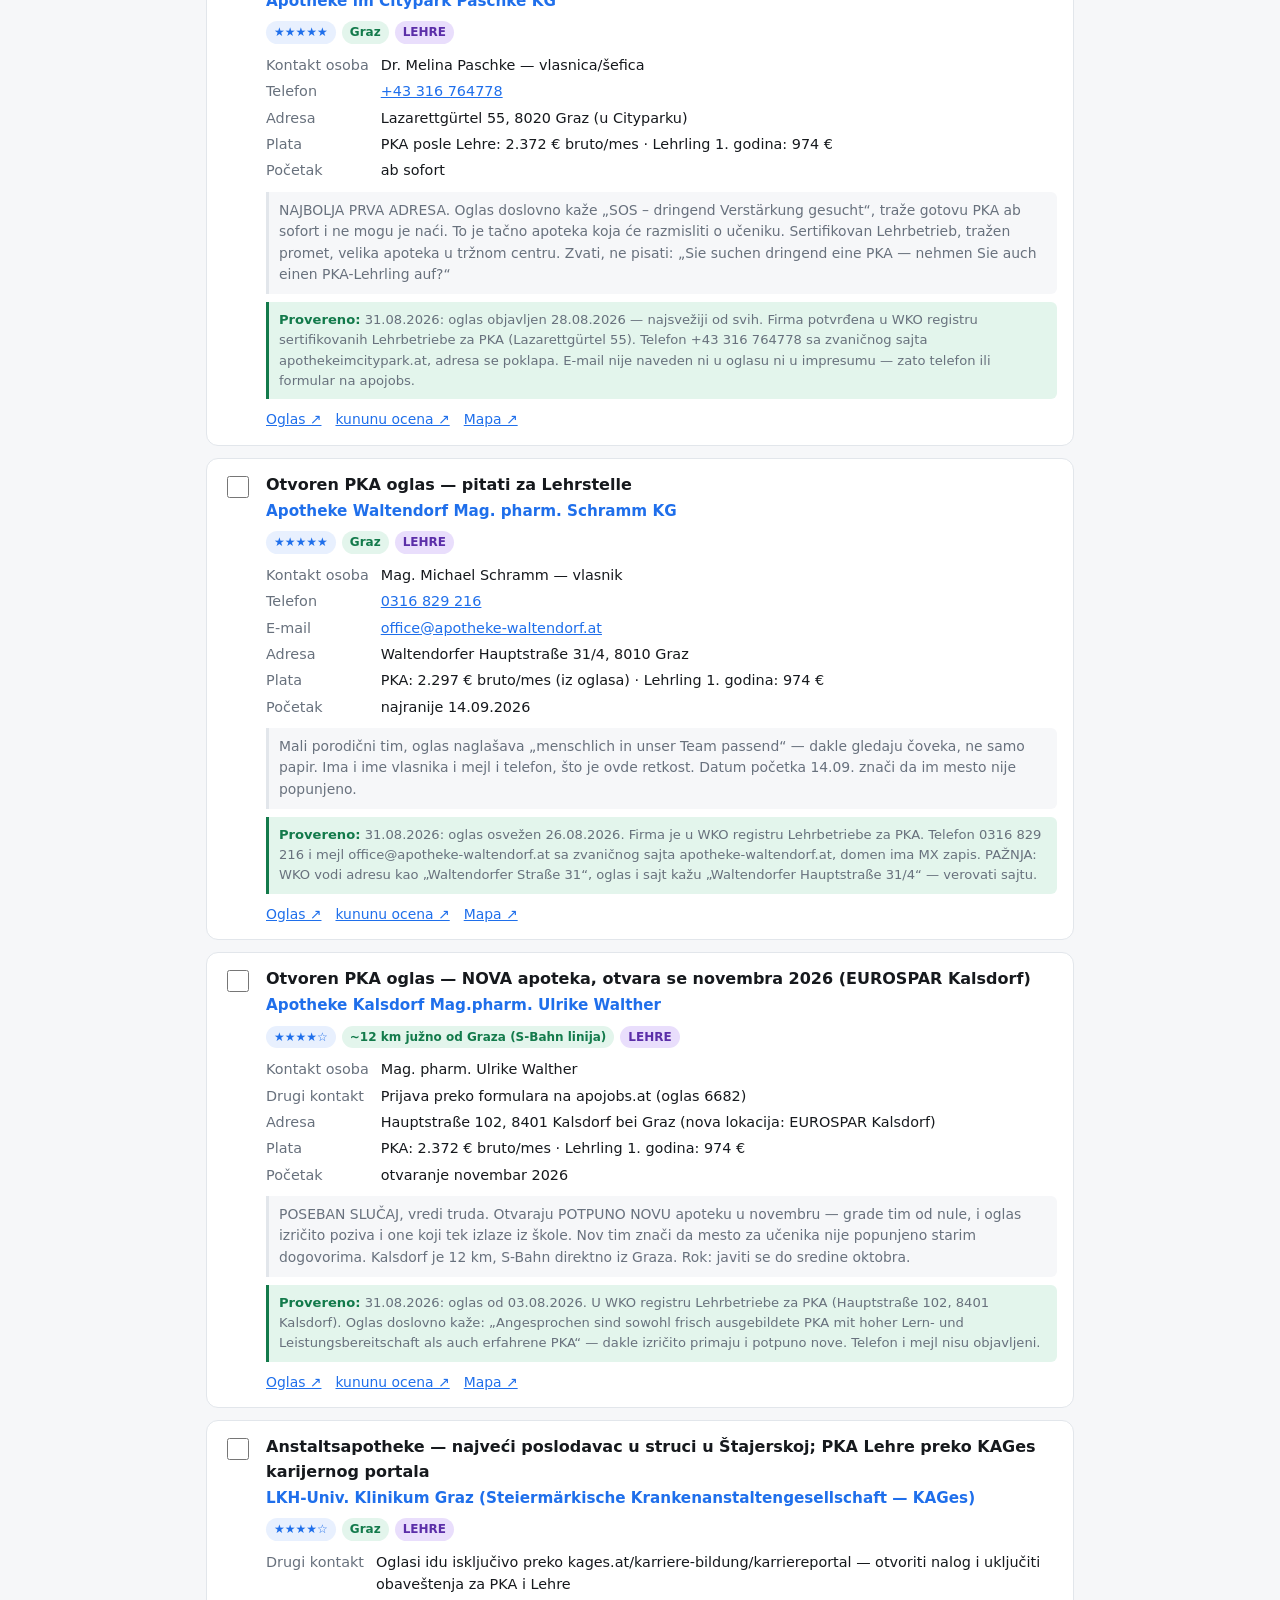
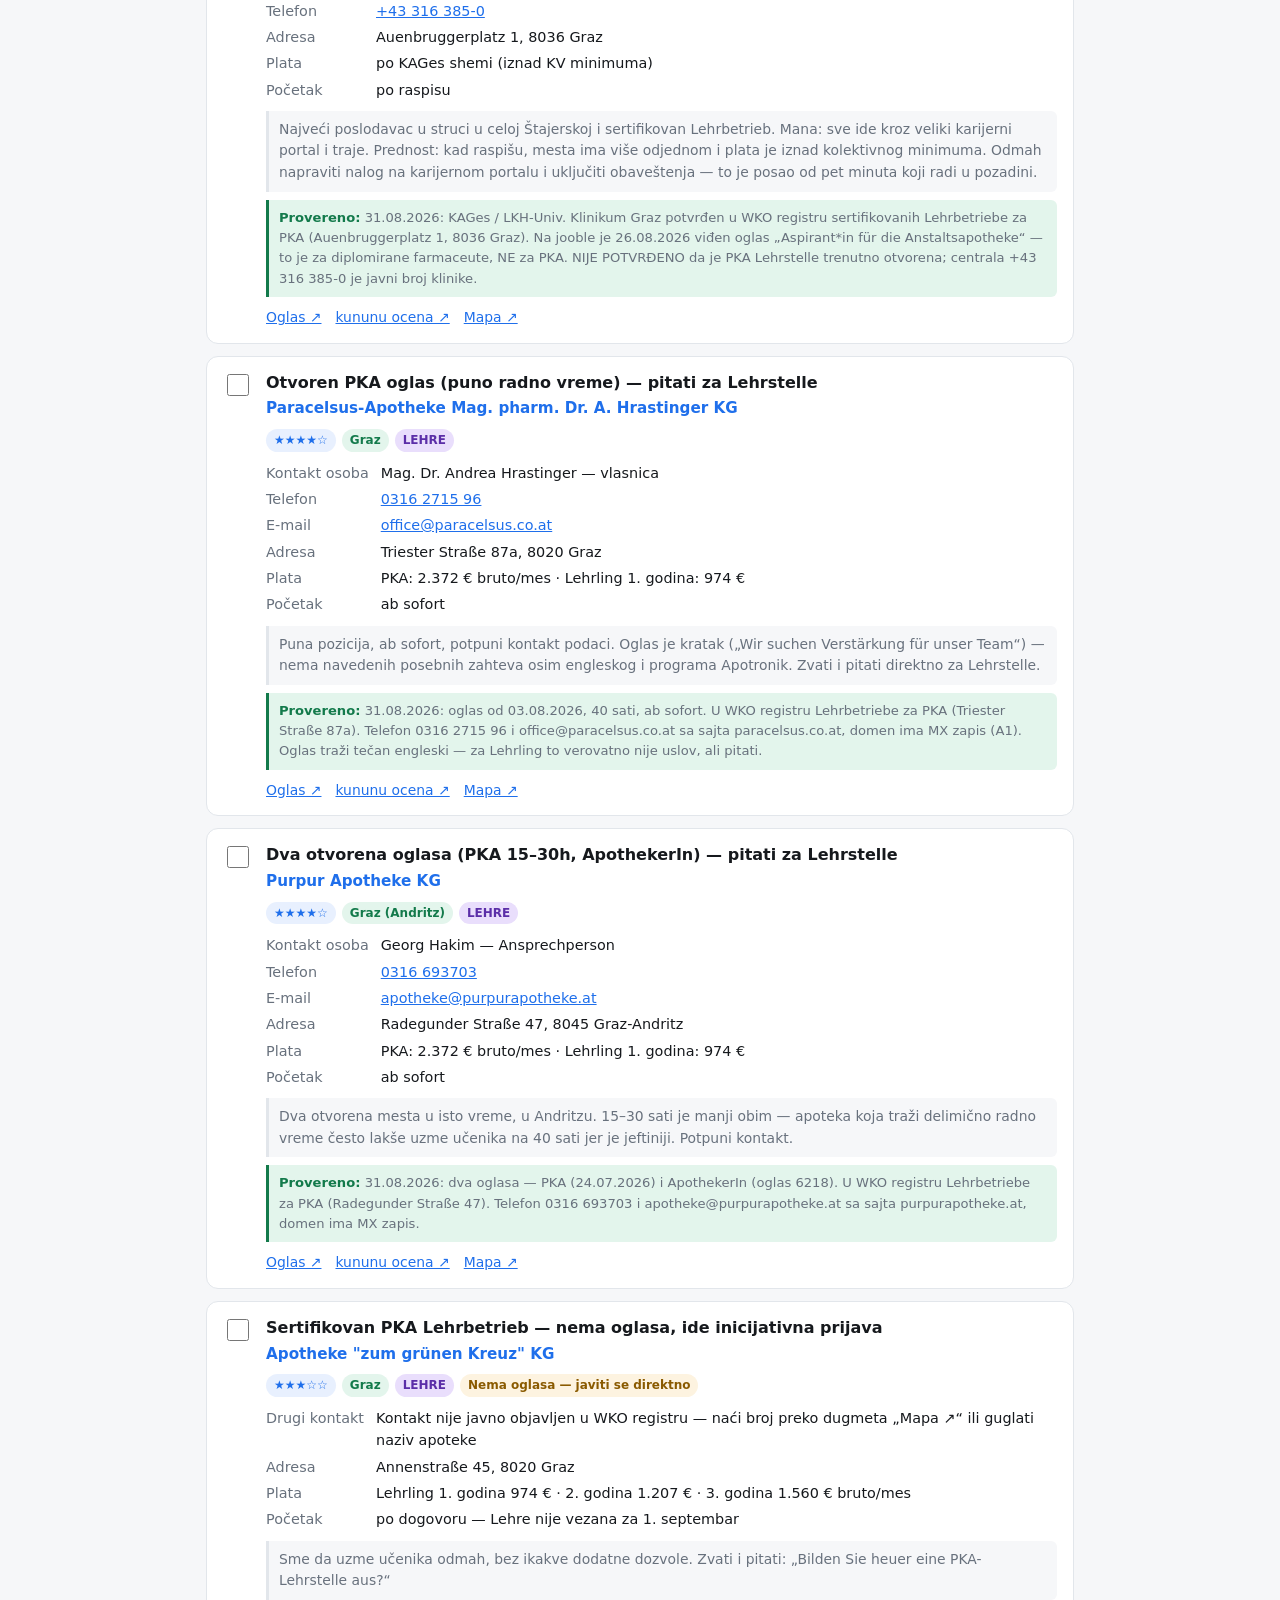
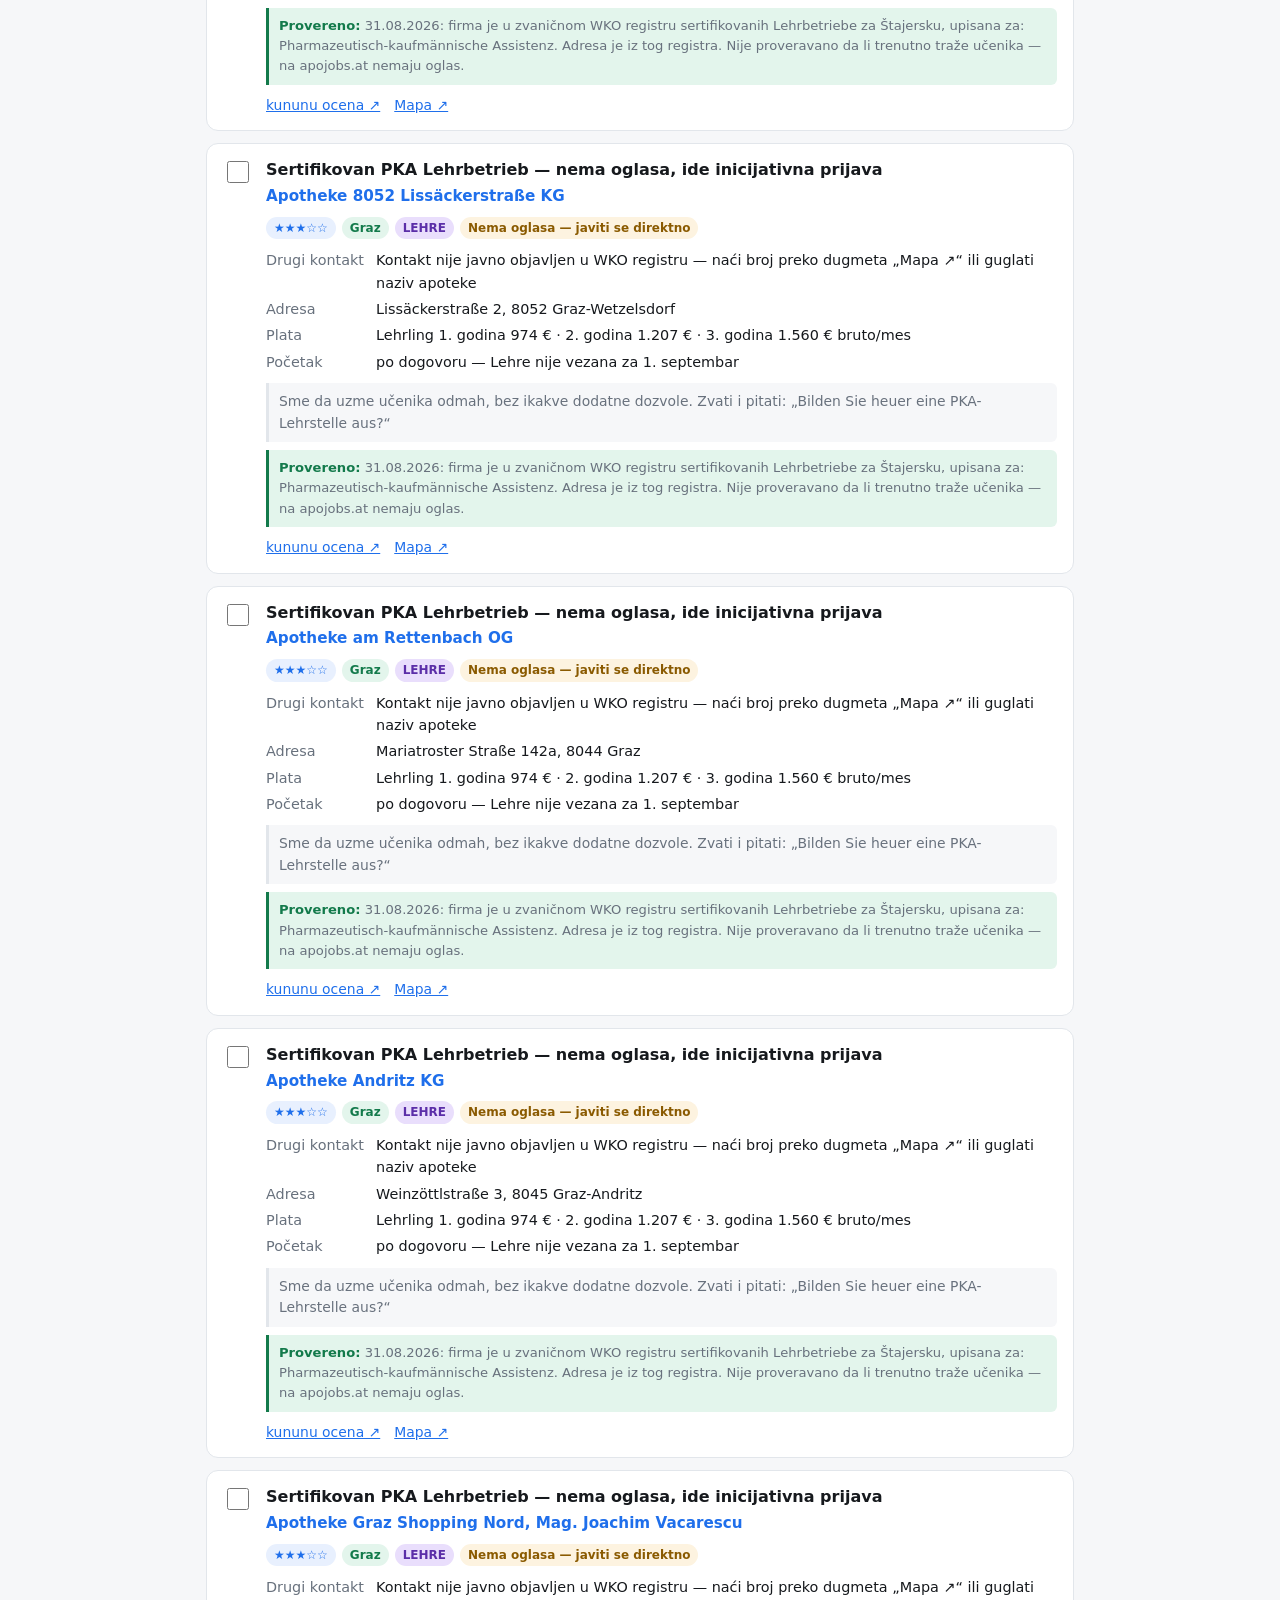
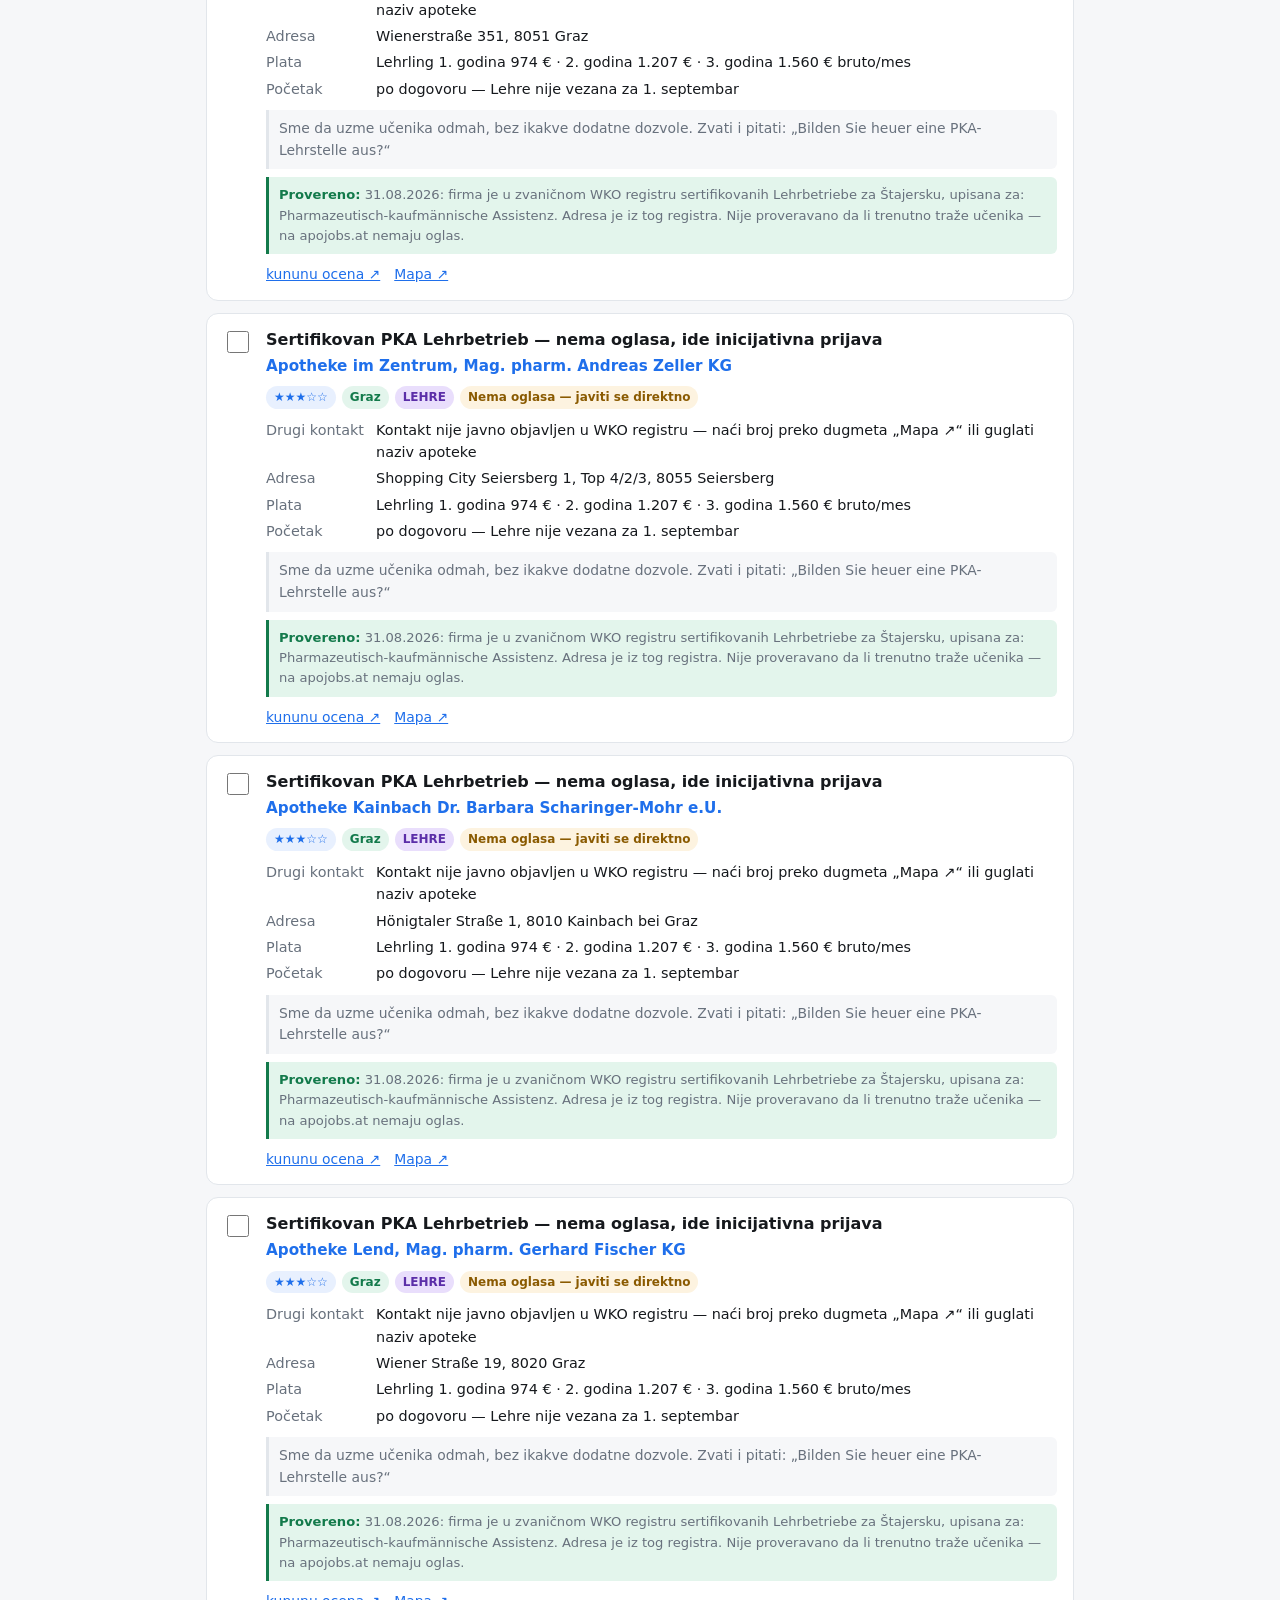
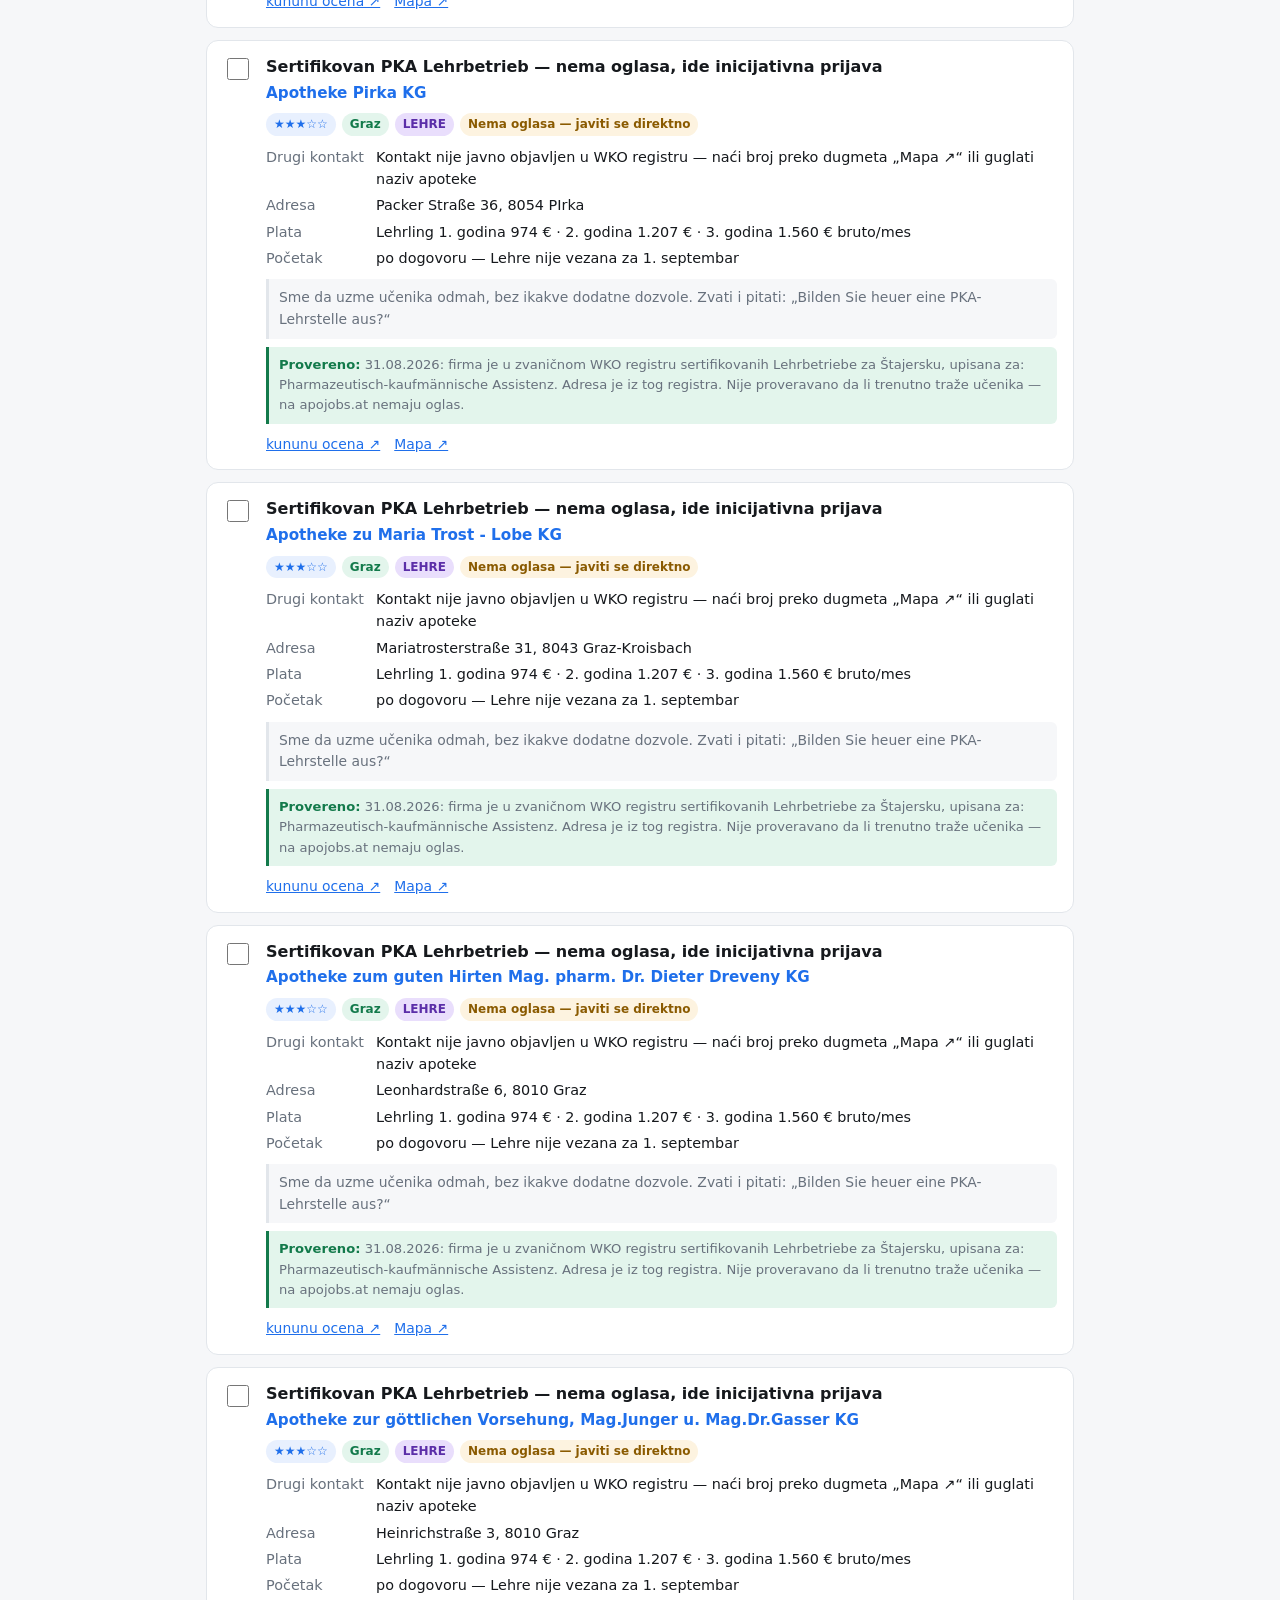
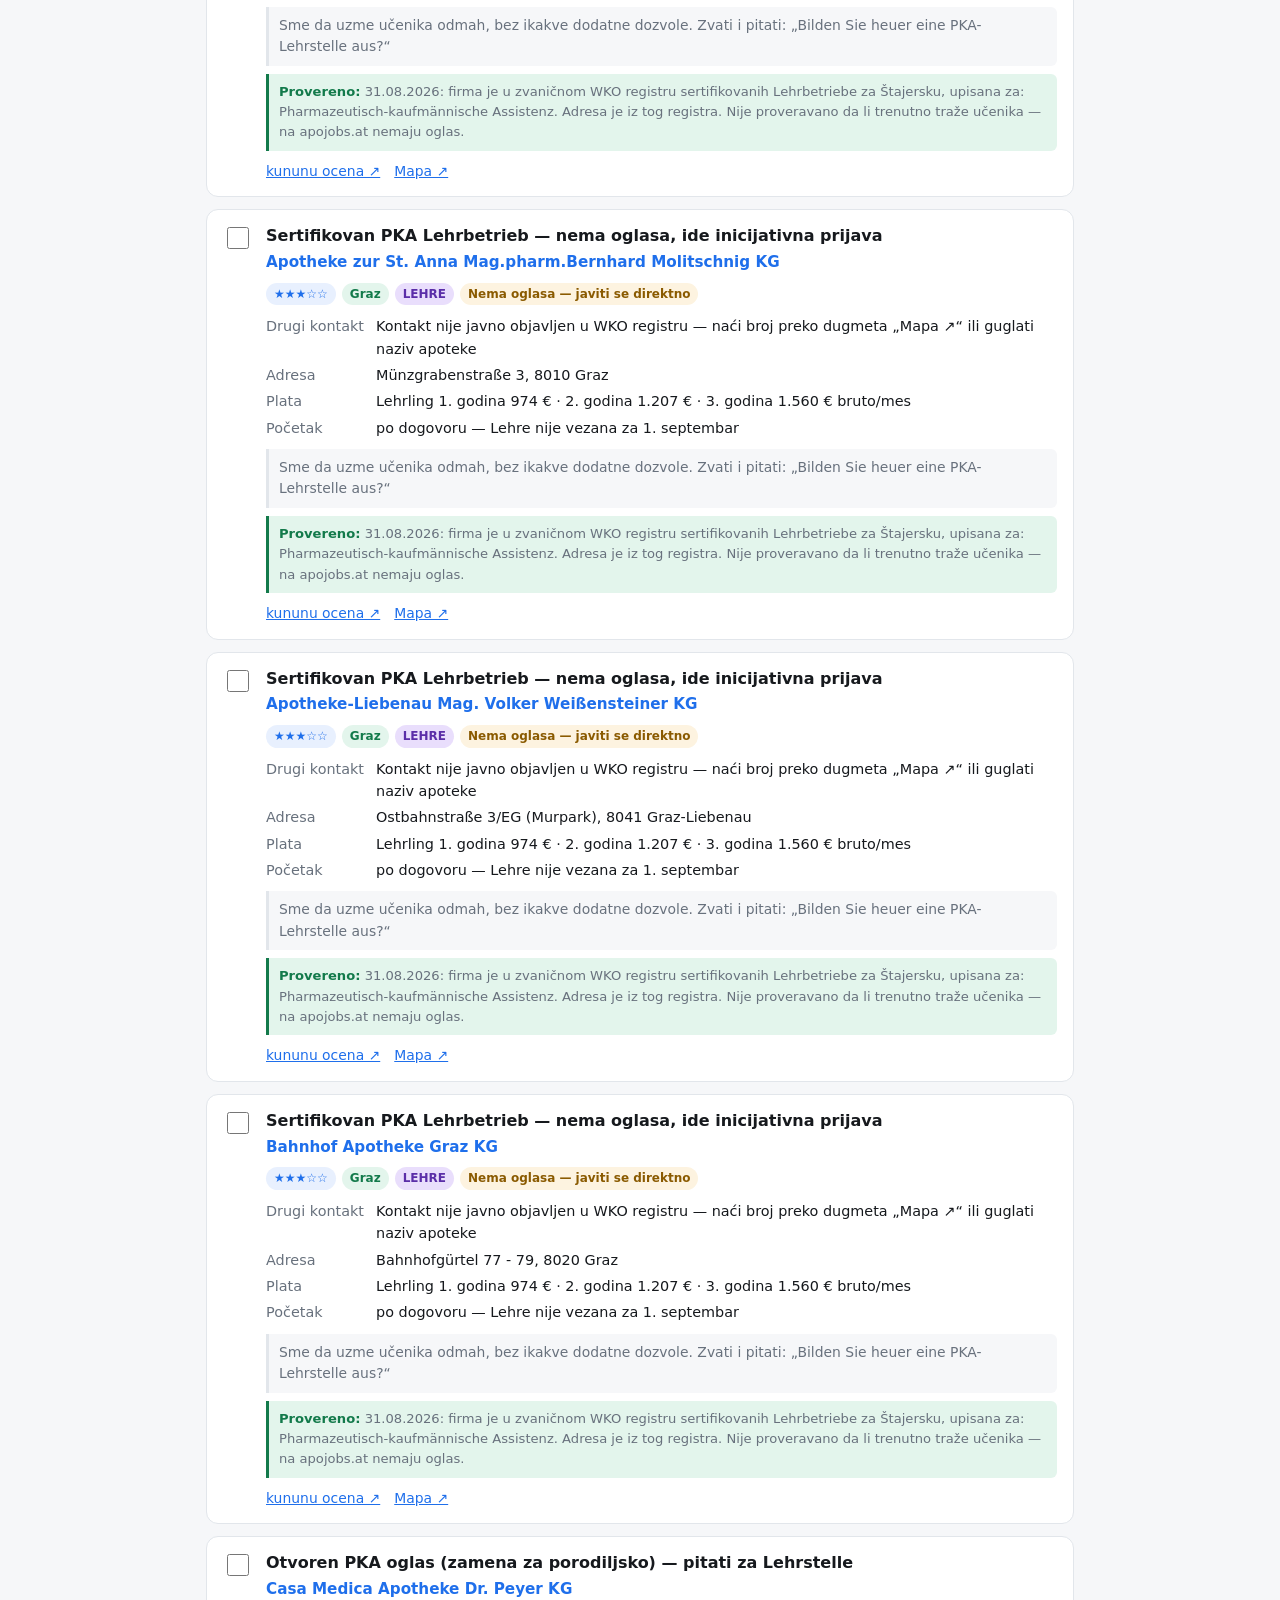
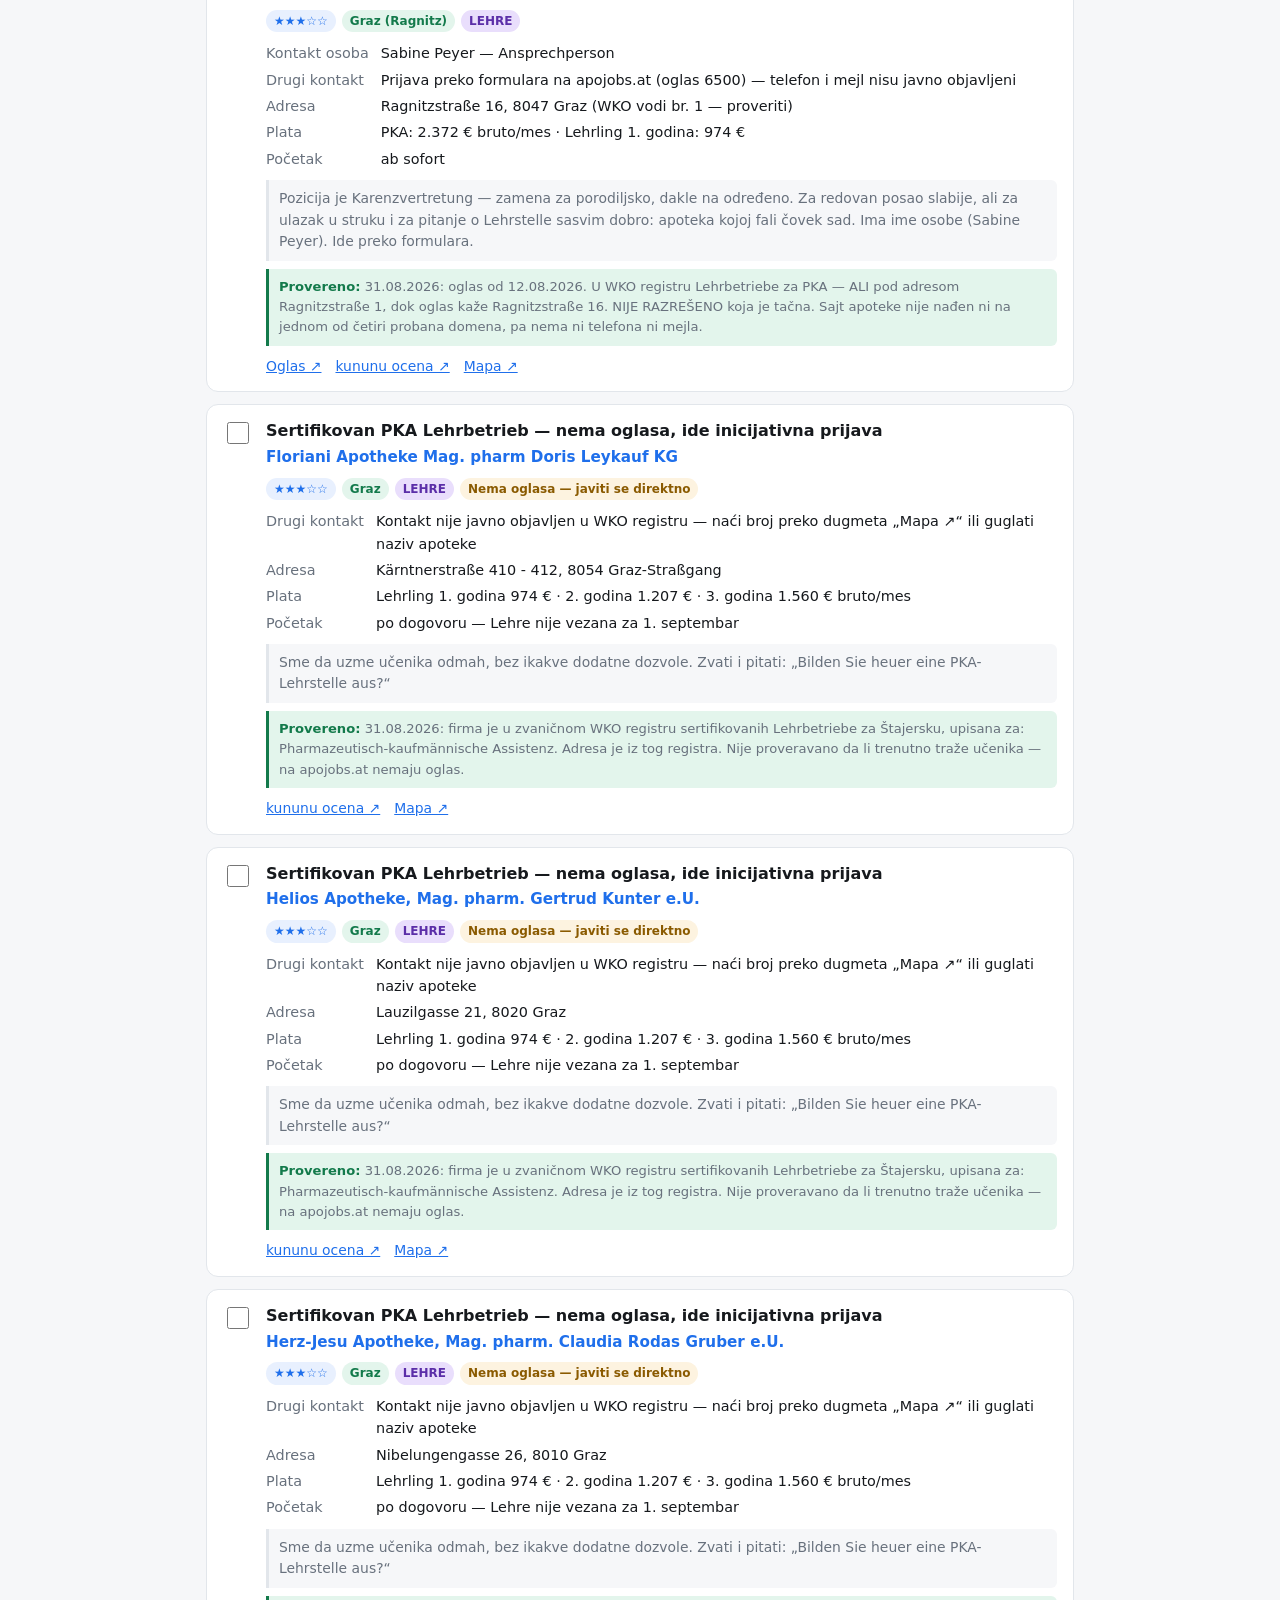
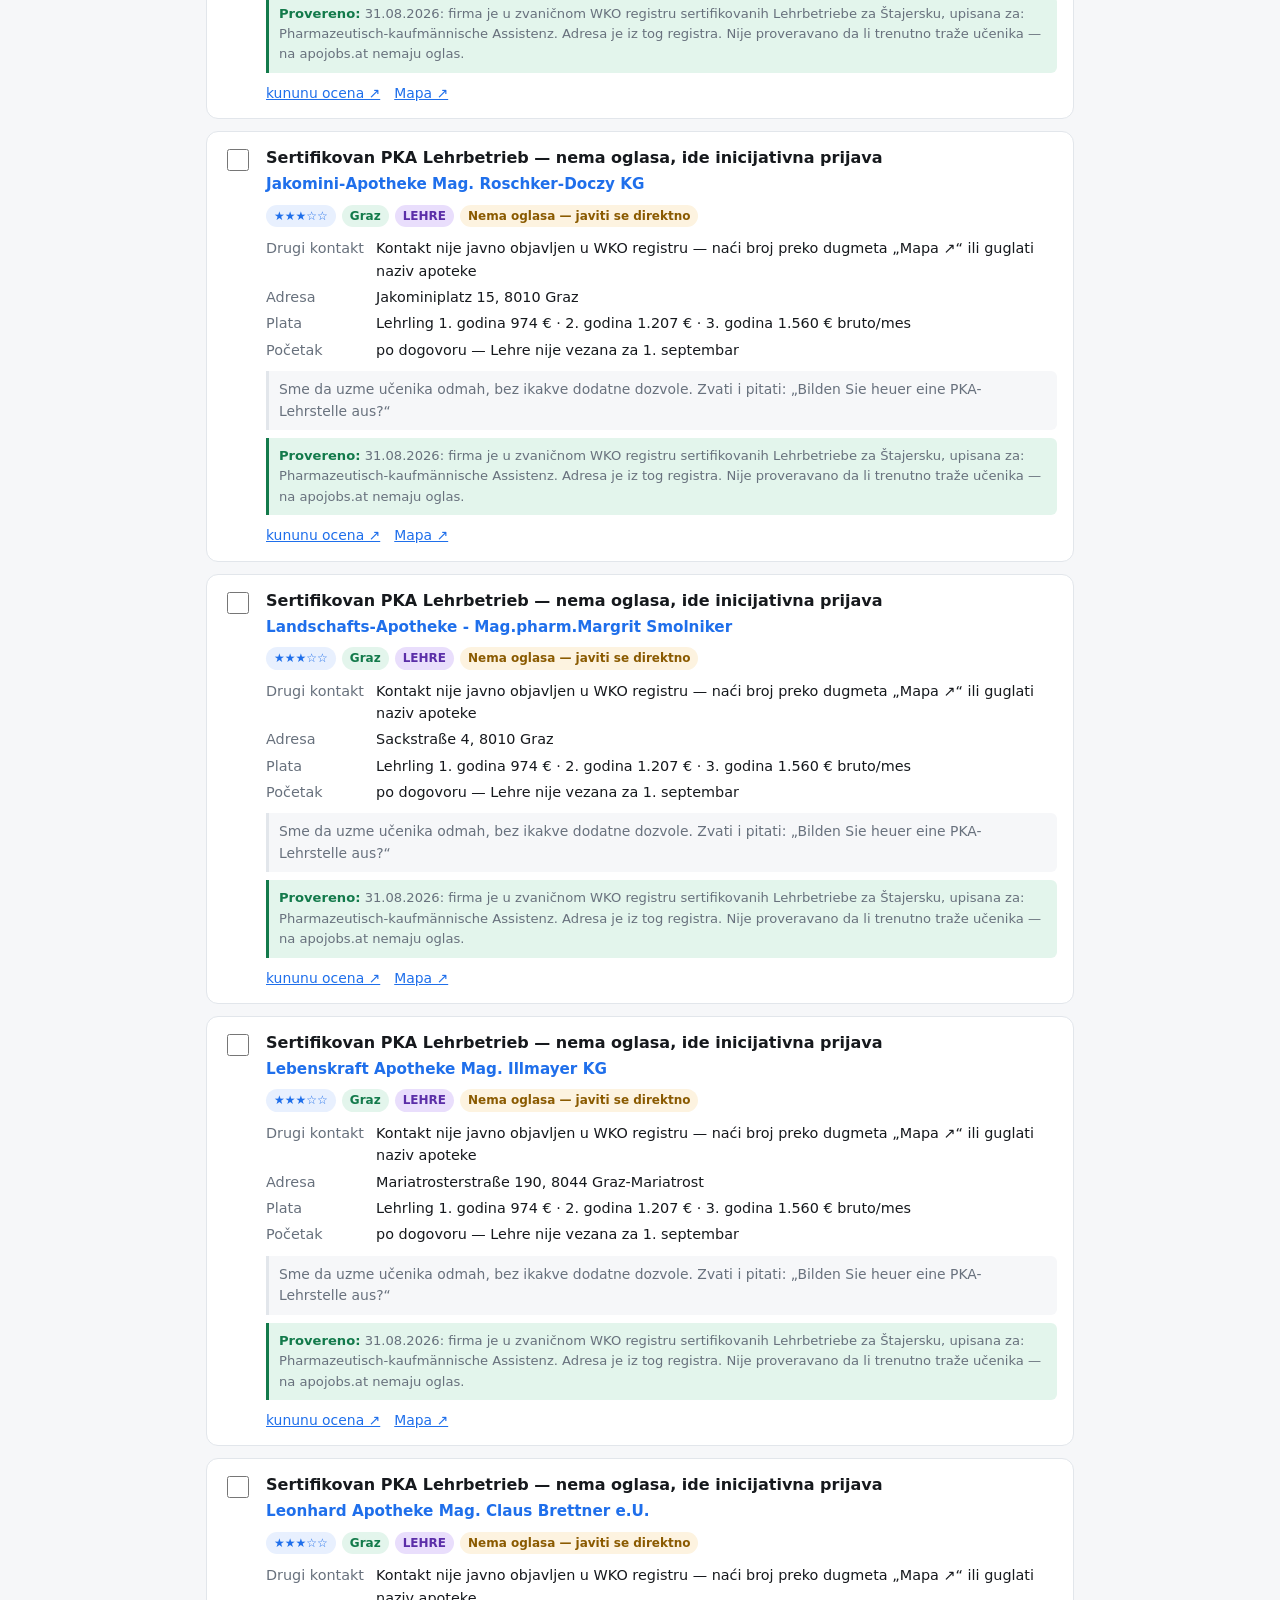
<file: pka/index.html>
<!doctype html>
<html lang="sr">
<head>
<meta charset="utf-8">
<meta name="viewport" content="width=device-width, initial-scale=1">
<title>PKA — Lehre u apoteci, Graz</title>
<link rel="stylesheet" href="../stil.css">
</head>
<body>
<div class="wrap">

<header>
  <h1>PKA — Lehre u apoteci, Graz</h1>
  <p>Pharmazeutisch-kaufmännische Assistenz. Čekiraj kućicu kad kontaktiraš apoteku — kartica se prebacuje u „Završeno“.</p>
</header>

<section class="napomene">
  <h2>Napomene — pročitati pre nego što se zove</h2>

  <h3>Kakve su šanse, iskreno</h3>
  <div class="sanse">
    <div class="sansa lose"><b>0</b><span>oglašenih PKA Lehrstelle u Grazu</span></div>
    <div class="sansa lose"><b>1</b><span>u celoj Štajerskoj — i to u Stainachu, 110 km</span></div>
    <div class="sansa dobro"><b>10</b><span>otvorenih mesta za <em>gotovu</em> PKA u Grazu</span></div>
    <div class="sansa dobro"><b>59</b><span>apoteka u Grazu i okolini koje <em>smeju</em> da uzmu učenika</span></div>
  </div>
  <p>
    Preko oglasa: šanse su blizu nule i nema smisla čekati da nešto iskoči.
    <strong>Preko telefona: šanse su realno dobre</strong> — u Grazu ima 46 apoteka sertifikovanih
    da obučavaju PKA učenike (plus 13 u okolini), a nijedna nema oglas jer se u ovoj struci
    Lehrstelle skoro nikad i ne oglašava. Popunjava se na preporuku i na direktan poziv.
  </p>

  <div class="kljucno">
    <strong>Najvažnija dobra vest: 1. septembar nije rok.</strong>
    Lehre u apoteci nije upis u školu nego <em>ugovor sa firmom</em> (Lehrvertrag), i može se
    potpisati bilo kog dana u godini. Berufsschule za PKA u Štajerskoj (LBS Graz 3) ide u blokovima,
    a ne svakodnevno — 2 × 9⅓ nedelje i 1 × 13⅓ nedelje — pa se učenik jednostavno priključi
    sledećem bloku. Ko počne u oktobru ili novembru nije zakasnio ni godinu ni dana.
    <em>Ovo obavezno potvrditi u LBS Graz 3 pre potpisa: +43 316 471244.</em>
  </div>

  <h3>Zašto je jesen zapravo dobar trenutak</h3>
  <p>
    Apoteka koja od proleća traži gotovu PKA i do septembra je nije našla — a takvih je u Grazu
    deset — ima problem <em>sada</em>. Njoj je učenik rešenje: jeftiniji je, ostaje tri godine,
    i dobija se subvencija. Zato su na vrhu liste apoteke sa <strong>otvorenim oglasom za PKA</strong>,
    a ne one koje traže učenika. Rečenica koja se kaže na telefon:
  </p>
  <p style="padding-left:14px;border-left:2px solid var(--line);font-style:italic">
    „Guten Tag, ich habe gesehen, dass Sie eine PKA suchen. Ich bin auf der Suche nach einer
    PKA-Lehrstelle — würden Sie auch eine Lehrlingsausbildung in Betracht ziehen?“
  </p>

  <h3>Šta uraditi ove nedelje</h3>
  <ol>
    <li><strong>Utorak i sreda:</strong> zvati svih 5 apoteka sa ★★★★★ — Citypark, Waltendorf, Adler,
        Mariahilf, Barmherzige Brüder. Telefonom, ne mejlom. Ujutru između 9 i 11, tada je najmirnije.</li>
    <li><strong>Sreda:</strong> poslati inicijativnu prijavu Mag. Alice Poier (Barmherzige Brüder)
        i otvoriti nalog na KAGes karijernom portalu sa obaveštenjima za PKA.</li>
    <li><strong>Četvrtak i petak:</strong> proći kroz ★★★★ i ★★★ kartice — to su sve apoteke
        u Grazu koje smeju da uzmu učenika. Deset poziva dnevno, po redosledu na listi.</li>
    <li><strong>Paralelno:</strong> pozvati WKO Lehrlingsstelle Steiermark — <a href="tel:+43316601545">0316 601-545</a>,
        <a href="mailto:lehrlingsstelle@wkstmk.at">lehrlingsstelle@wkstmk.at</a> — i pitati koje apoteke
        su ove godine <em>prijavile</em> slobodno mesto. Oni to znaju, a nigde nije javno.</li>
    <li><strong>I:</strong> prijaviti se kod AMS-a za Lehrstellensuche. AMS ima posebnu evidenciju
        slobodnih mesta za učenike koja se ne vidi na sajtu.</li>
  </ol>

  <h3>Koliko se plaća (kolektivni ugovor, 01.01.2026)</h3>
  <ul>
    <li>Bez mature, 3 godine: <strong>974 € → 1.207 € → 1.560 €</strong> bruto mesečno (40 h)</li>
    <li>Sa maturom, skraćeno na 2 godine: <strong>1.286 € → 1.517 € → 1.748 €</strong> (po 8 meseci)</li>
    <li>Gotova PKA, prve dve godine staža: <strong>2.372 €</strong> bruto mesečno</li>
  </ul>
  <p>
    Uslovi: završena obavezna škola, <strong>dobar nemački</strong> (svaki jedan oglas ga traži
    izričito — to je ovde uslov broj jedan), i sertifikovan Lehrbetrieb sa druge strane.
    Sa maturom ili završenom BHS/BMS od najmanje 3 godine Lehre traje 2 umesto 3 godine.
  </p>

  <h3>Šta znače zvezdice</h3>
  <ul>
    <li><strong>★★★★★</strong> — apoteka koja <em>ima otvoren oglas za PKA</em> i <em>jeste</em>
        sertifikovan Lehrbetrieb. Najveća šansa, ovde početi.</li>
    <li><strong>★★★★</strong> — sertifikovan Lehrbetrieb sa posebnim razlogom: nova apoteka koja
        gradi tim, ili velika kuća sa programom obuke.</li>
    <li><strong>★★★</strong> — sertifikovan Lehrbetrieb u Grazu, bez oglasa. Hladan poziv, ali sme
        da potpiše ugovor odmah.</li>
    <li><strong>★★</strong> — okolina Graza, ili firma koja ima oglas ali <em>nije</em> upisana kao
        Lehrbetrieb (mora prvo kod WKO, traje).</li>
  </ul>
</section>

<details class="izvori">
  <summary>Gde je traženo, šta je provereno i šta nije</summary>
  <p><strong>Pretraženo 31.08.2026:</strong>
    <a href="https://lehrbetriebsuebersicht.wko.at/" target="_blank" rel="noopener">WKO Lehrbetriebsübersicht</a>
    — zvanični registar firmi koje smeju da obučavaju učenike; za Štajersku i zanimanje PKA
    upisano je 139 apoteka, od toga 46 u Grazu i 13 u okolini, i <em>sve su na ovoj listi</em>.
    <a href="https://www.apojobs.at/stellenangebote" target="_blank" rel="noopener">apojobs.at</a>
    — zvanični oglasnik Austrijskog apotekarskog saveza, pregledano svih 255 oglasa u Austriji.
    Uz to <a href="https://www.lehrstellenportal.at/lehrstellen/pharmazeutisch-kaufmaennischer-assistent/" target="_blank" rel="noopener">lehrstellenportal.at</a>
    (0 otvorenih PKA mesta u celoj Austriji), jooble, karriere.at, i sajtovi samih apoteka.</p>
  <p><strong>Odakle su telefoni i mejlovi:</strong> WKO registar daje samo naziv i adresu —
    ni telefon ni mejl. Kontakti na karticama su uzeti sa zvaničnih sajtova apoteka i iz oglasa,
    i za svaki piše u polju „Provereno“ odakle je. Gde kontakta nema, tamo ga nije bilo javno —
    ništa nije izmišljeno. Za te kartice koristiti dugme <em>Mapa ↗</em>, tamo stoji broj.</p>
  <p><strong>Nije provereno:</strong> da li apoteke bez oglasa trenutno traže učenika — to se
    saznaje samo pozivom. Takođe nije proveravano da li je oglas u međuvremenu popunjen;
    datum objave stoji u polju „Provereno“ na svakoj kartici sa oglasom.</p>
  <p><strong>Korisni brojevi:</strong>
    WKO Lehrlingsstelle Steiermark, Körblergasse 111–113, 8020 Graz —
    <a href="tel:+43316601545">0316 601-545</a>, <a href="mailto:lehrlingsstelle@wkstmk.at">lehrlingsstelle@wkstmk.at</a> ·
    Apothekerkammer, Landesgeschäftsstelle Steiermark, Ivica-Osim-Platz 2, 8041 Graz —
    <a href="tel:+43316475374">+43 316 475374</a>, <a href="mailto:steiermark@apothekerkammer.at">steiermark@apothekerkammer.at</a> ·
    Landesberufsschule Graz 3, Hans-Brandstetter-Gasse 8, 8010 Graz —
    <a href="tel:+43316471244">+43 316 471244</a>, <a href="mailto:lbsgraz3@stmk.gv.at">lbsgraz3@stmk.gv.at</a> ·
    <a href="https://www.pkainfo.at/" target="_blank" rel="noopener">pkainfo.at</a> (zvanične info o zanimanju i tabela plata).</p>
</details>

<div class="tabs" role="tablist">
  <button role="tab" id="tab-aktivno" aria-selected="true">Aktivno <span class="count" id="c-aktivno"></span></button>
  <button role="tab" id="tab-zavrseno" aria-selected="false">Završeno <span class="count" id="c-zavrseno"></span></button>
</div>

<div class="toolbar">
  <input id="q" type="search" placeholder="Pretraga (apoteka, ulica, deo grada, osoba)…">
  <select id="sort">
    <option value="preporuka">Sortiraj: preporuka</option>
    <option value="oglas">Sortiraj: prvo sa oglasom</option>
    <option value="firma">Sortiraj: naziv apoteke</option>
  </select>
  <button id="reset" hidden>Poništi moje kvačice</button>
</div>

<div id="lista"></div>

<footer>
  <h2>Kako je napravljen redosled</h2>
  <p>
    kununu ne dozvoljava automatsko čitanje ocena, pa ovde <strong>nema izmišljenih brojeva</strong>.
    Svaka kartica ima dugme <em>kununu ↗</em> — jedan klik i vidi se prava ocena poslodavca.
    Zvezdice su moje rangiranje po: da li apoteka smeti da obučava učenika (WKO registar),
    da li joj <em>trenutno</em> fali PKA, da li postoji ime osobe kojoj se javlja, i po udaljenosti od Graza.
  </p>
  <p>
    Podaci prikupljeni 31.08.2026. Ništa se ne čuva na serveru — kvačice ostaju samo u ovom
    pretraživaču, na ovom uređaju.
  </p>
</footer>

<p class="drugi">Druge liste:
  <a href="../">sanacija šteta</a> ·
  <a href="../versicherung/">osiguranje (Lehre i ulazni poslovi)</a></p>

</div>

<script src="podaci.js"></script>
<script src="../app.js"></script>
</body>
</html>
</file>
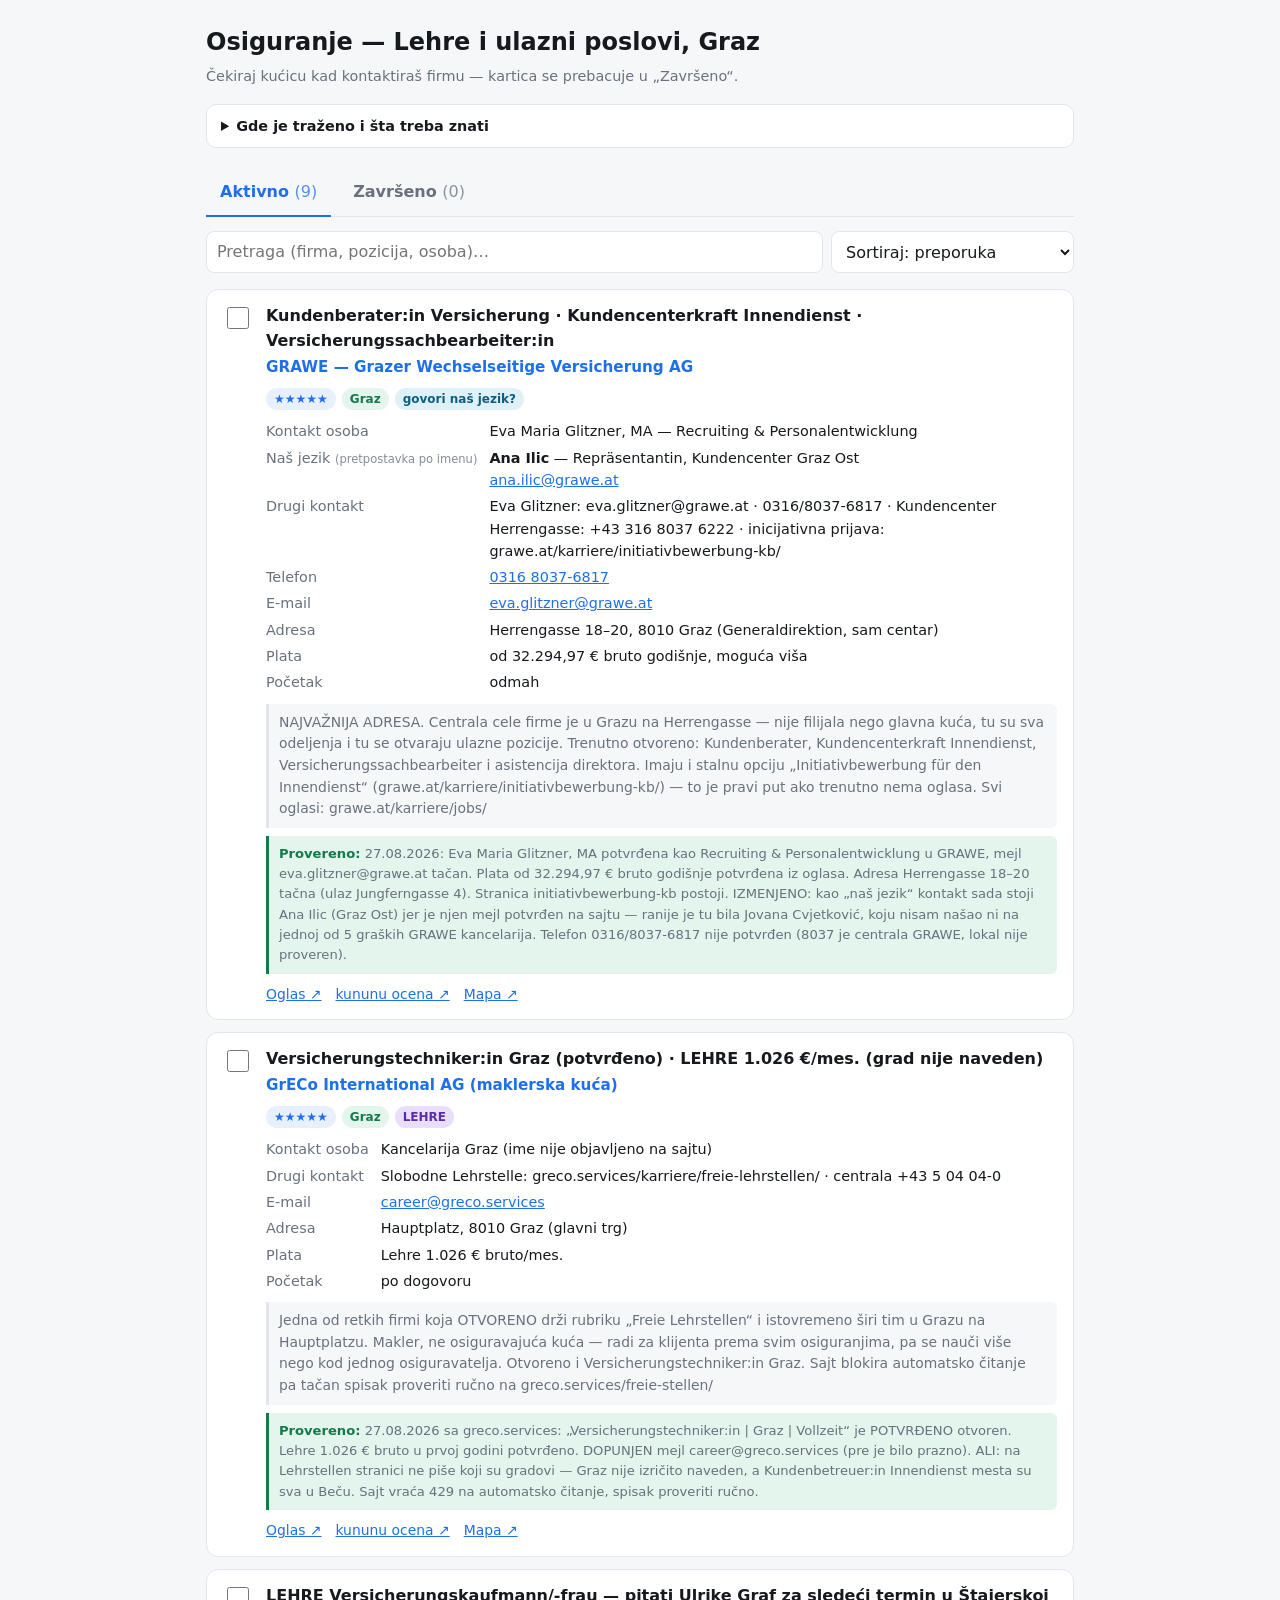
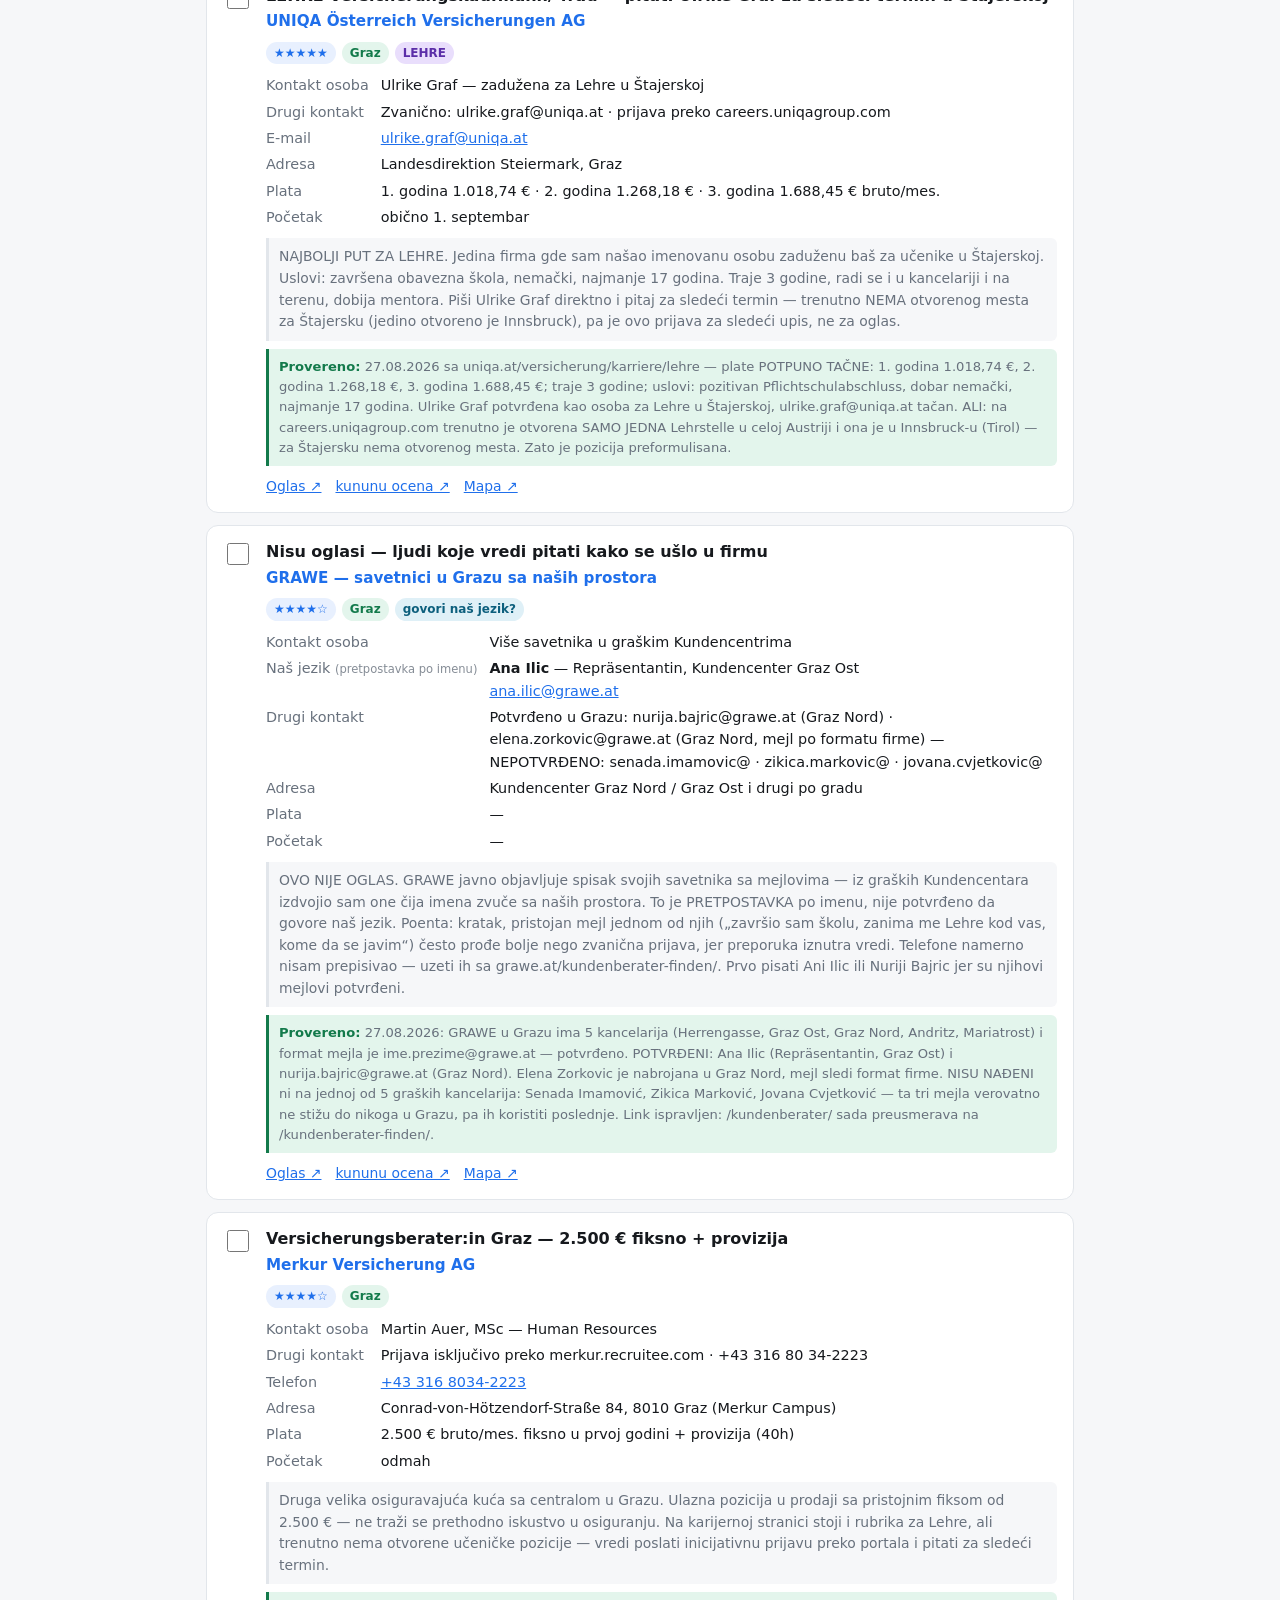
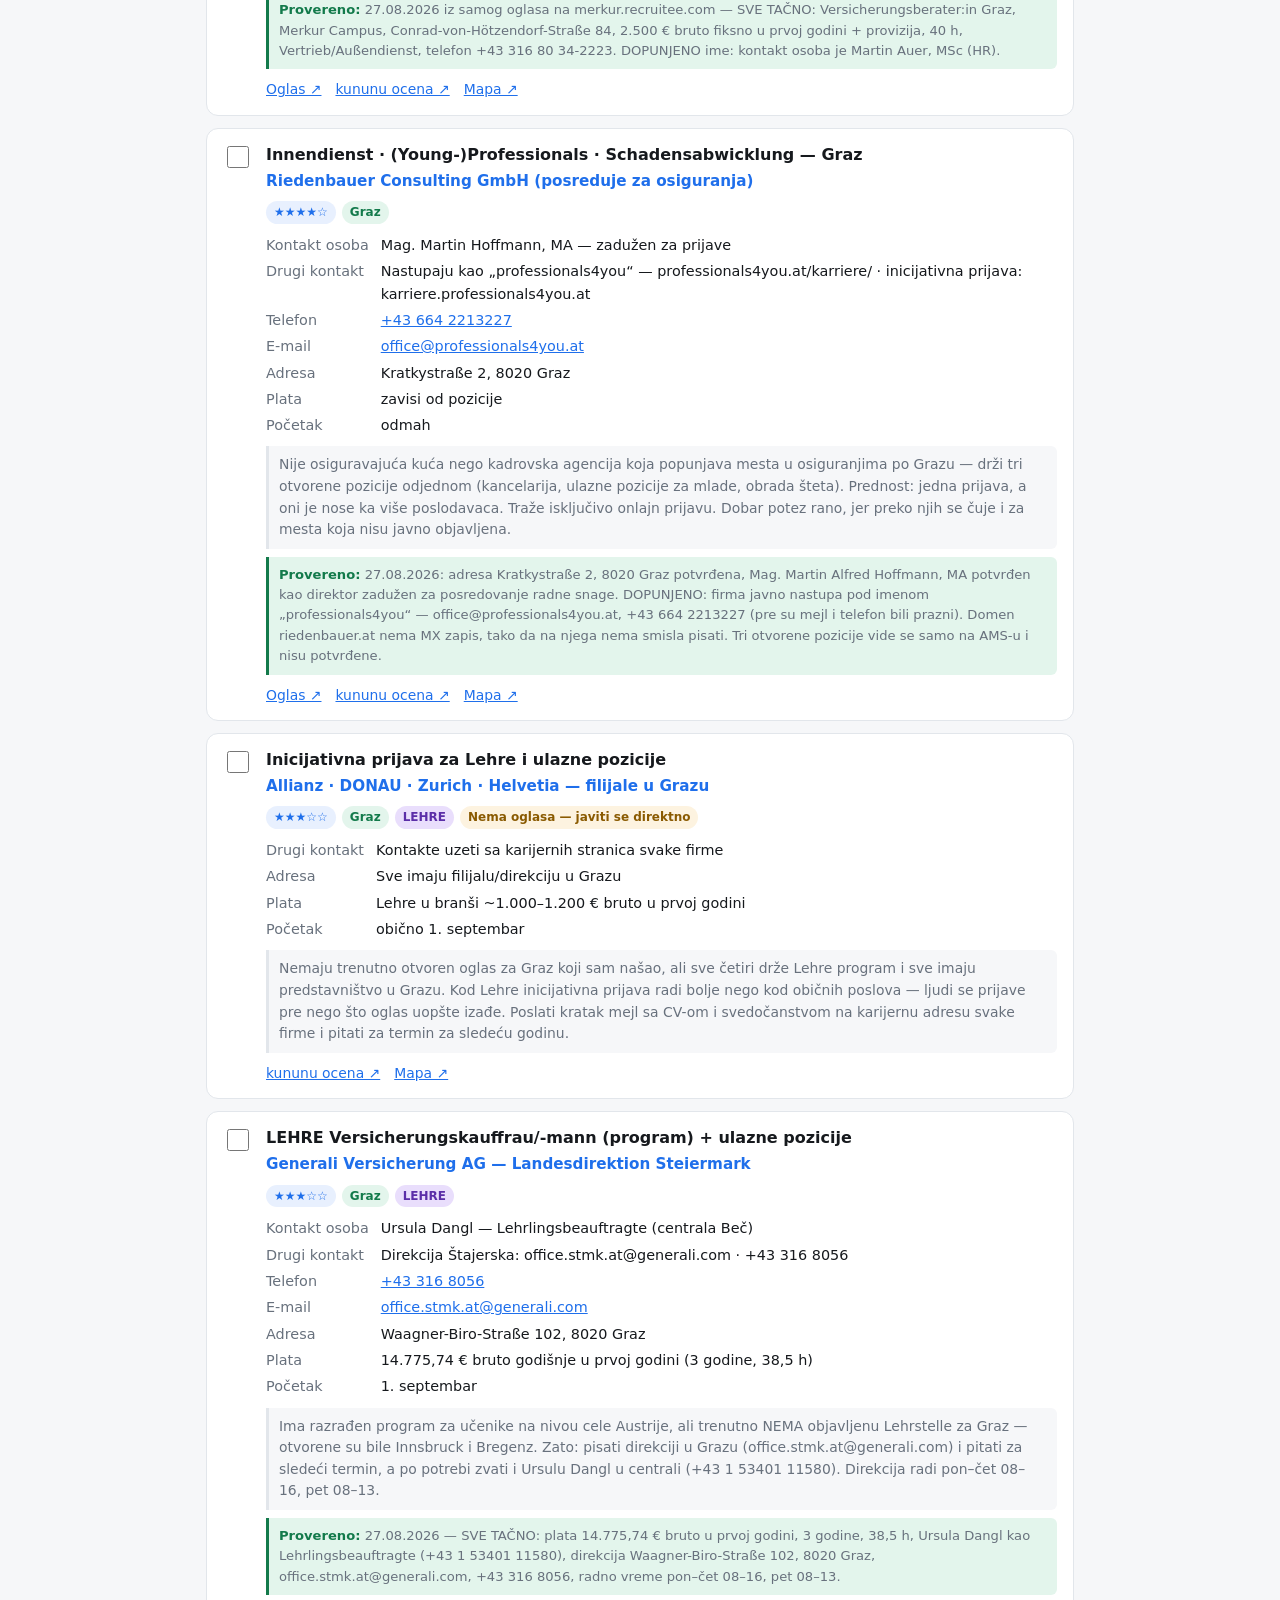
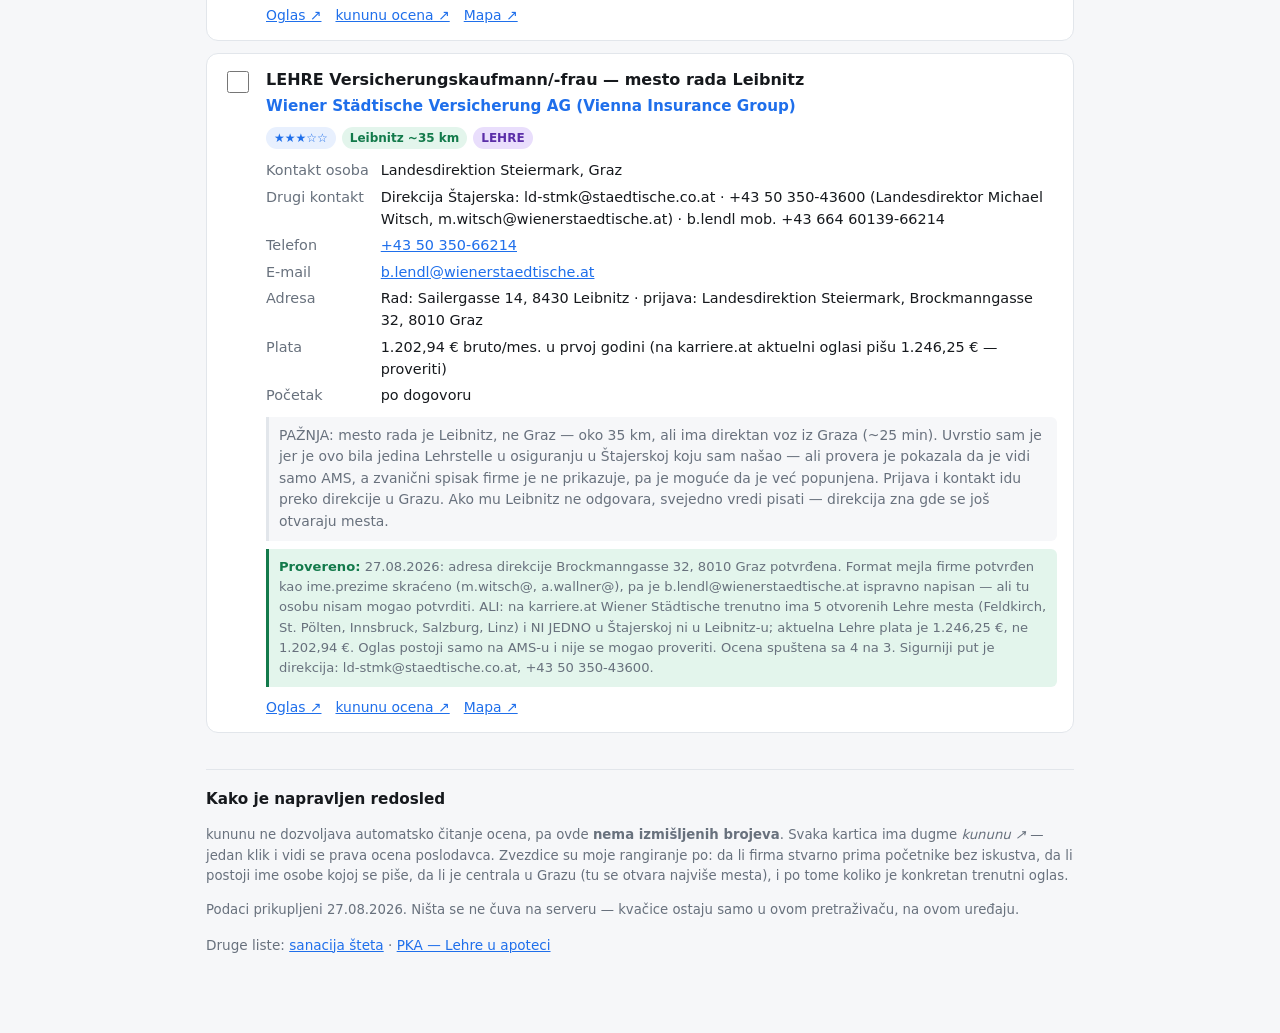
<file: versicherung/index.html>
<!doctype html>
<html lang="sr">
<head>
<meta charset="utf-8">
<meta name="viewport" content="width=device-width, initial-scale=1">
<title>Osiguranje — Lehre i ulazni poslovi, Graz</title>
<link rel="stylesheet" href="../stil.css">
</head>
<body>
<div class="wrap">

<header>
  <h1>Osiguranje — Lehre i ulazni poslovi, Graz</h1>
  <p>Čekiraj kućicu kad kontaktiraš firmu — kartica se prebacuje u „Završeno“.</p>
</header>

<details class="izvori">
  <summary>Gde je traženo i šta treba znati</summary>
  <p><strong>Pretraženo:</strong>
    <a href="https://jobs.ams.at/" target="_blank" rel="noopener">AMS „alle jobs“</a>
    (Versicherung Graz, Lehre Versicherung Graz, Versicherungskaufmann Graz, Lehrling Versicherung Steiermark),
    <a href="https://www.willhaben.at/jobs/" target="_blank" rel="noopener">willhaben</a>,
    <a href="https://www.karriere.at/" target="_blank" rel="noopener">karriere.at</a>,
    jobs.at, steirerjobs.at, plus karijerne stranice firmi (grawe.at, merkur.at,
    uniqa.at, generali.at, greco.services, wienerstaedtische.at).</p>
  <p><strong>Rok — važno:</strong> Lehre u osiguranju kreće po pravilu <strong>1. septembra</strong>.
    Za septembar 2026. je praktično kasno, pa je realna meta <strong>septembar 2027</strong> —
    a firme primaju prijave mnogo ranije. Zato se javiti <em>sad</em>, i kad nema oglasa.</p>
  <p><strong>Oznaka „govori naš jezik?“</strong> znači da mi ime osobe zvuči sa naših prostora.
    To je pretpostavka po imenu i <strong>nije potvrđeno</strong> — svi kontakti rade na nemačkom.</p>
  <p><strong>Bez oglasa ≠ bez šanse.</strong> Kod Lehre inicijativna prijava
    (<em>Initiativbewerbung</em>) radi bolje nego kod običnih poslova — mesta se često popune
    pre nego što oglas izađe.</p>
</details>

<div class="tabs" role="tablist">
  <button role="tab" id="tab-aktivno" aria-selected="true">Aktivno <span class="count" id="c-aktivno"></span></button>
  <button role="tab" id="tab-zavrseno" aria-selected="false">Završeno <span class="count" id="c-zavrseno"></span></button>
</div>

<div class="toolbar">
  <input id="q" type="search" placeholder="Pretraga (firma, pozicija, osoba)…">
  <select id="sort">
    <option value="preporuka">Sortiraj: preporuka</option>
    <option value="lehre">Sortiraj: prvo Lehre</option>
    <option value="oglas">Sortiraj: prvo sa oglasom</option>
    <option value="firma">Sortiraj: naziv firme</option>
  </select>
  <button id="reset" hidden>Poništi moje kvačice</button>
</div>

<div id="lista"></div>

<footer>
  <h2>Kako je napravljen redosled</h2>
  <p>
    kununu ne dozvoljava automatsko čitanje ocena, pa ovde <strong>nema izmišljenih brojeva</strong>.
    Svaka kartica ima dugme <em>kununu ↗</em> — jedan klik i vidi se prava ocena poslodavca.
    Zvezdice su moje rangiranje po: da li firma stvarno prima početnike bez iskustva,
    da li postoji ime osobe kojoj se piše, da li je centrala u Grazu (tu se otvara najviše mesta),
    i po tome koliko je konkretan trenutni oglas.
  </p>
  <p>
    Podaci prikupljeni 27.08.2026. Ništa se ne čuva na serveru — kvačice ostaju samo u ovom
    pretraživaču, na ovom uređaju.
  </p>
</footer>

<p class="drugi">Druge liste: <a href="../">sanacija šteta</a> ·
  <a href="../pka/">PKA — Lehre u apoteci</a></p>

</div>

<script src="podaci.js"></script>
<script src="../app.js"></script>
</body>
</html>
</file>
<file: stil.css>
:root{
    --bg:#f6f7f9; --card:#fff; --ink:#16191d; --muted:#68717d;
    --line:#e2e6eb; --accent:#1f6feb; --accent-soft:#e8f0fe;
    --ok:#137a4b; --ok-soft:#e3f5ec; --warn:#8a5a00; --warn-soft:#fdf3e0;
  }
  @media (prefers-color-scheme: dark){
    :root{
      --bg:#101317; --card:#191d23; --ink:#e8eaed; --muted:#9aa3af;
      --line:#2a3038; --accent:#5b9cff; --accent-soft:#1b2740;
      --ok:#4ecb8d; --ok-soft:#14291f; --warn:#e0b464; --warn-soft:#2a2114;
    }
  }
  *{box-sizing:border-box}
  body{margin:0;background:var(--bg);color:var(--ink);
    font:16px/1.55 system-ui,-apple-system,"Segoe UI",Roboto,Arial,sans-serif}
  .wrap{max-width:900px;margin:0 auto;padding:24px 16px 64px}
  header h1{font-size:1.5rem;margin:0 0 4px}
  header p{margin:0;color:var(--muted);font-size:.9rem}

  .izvori{margin-top:16px;border:1px solid var(--line);border-radius:10px;
    background:var(--card);padding:10px 14px;font-size:.85rem;color:var(--muted)}
  .izvori summary{cursor:pointer;font-weight:600;color:var(--ink);font-size:.9rem}
  .izvori p{margin:10px 0 0}
  .izvori strong{color:var(--ink)}
  .tabs{display:flex;gap:8px;margin:22px 0 14px;border-bottom:1px solid var(--line)}
  .tabs button{background:none;border:0;padding:10px 14px;font:inherit;font-weight:600;
    color:var(--muted);cursor:pointer;border-bottom:2px solid transparent;margin-bottom:-1px}
  .tabs button[aria-selected="true"]{color:var(--accent);border-bottom-color:var(--accent)}
  .tabs .count{font-weight:400;opacity:.75}

  .toolbar{display:flex;gap:8px;flex-wrap:wrap;margin-bottom:16px}
  .toolbar input,.toolbar select,.toolbar button{
    font:inherit;padding:8px 10px;border:1px solid var(--line);border-radius:8px;
    background:var(--card);color:var(--ink)}
  .toolbar input{flex:1;min-width:180px}
  .toolbar button{cursor:pointer}

  .card{background:var(--card);border:1px solid var(--line);border-radius:12px;
    padding:14px 16px;margin-bottom:12px;display:flex;gap:14px;align-items:flex-start}
  .card.done{opacity:.62}
  .card input[type=checkbox]{width:22px;height:22px;margin-top:3px;flex:none;cursor:pointer;accent-color:var(--accent)}
  .body{flex:1;min-width:0}
  .pos{font-weight:650;margin:0 0 2px}
  .firma{color:var(--accent);font-weight:600;font-size:.95rem;margin:0 0 8px}

  .badges{display:flex;gap:6px;flex-wrap:wrap;margin-bottom:10px}
  .badge{font-size:.75rem;padding:2px 8px;border-radius:999px;background:var(--accent-soft);color:var(--accent);font-weight:600}
  .badge.ok{background:var(--ok-soft);color:var(--ok)}
  .badge.warn{background:var(--warn-soft);color:var(--warn)}

  dl{display:grid;grid-template-columns:auto 1fr;gap:4px 12px;margin:0 0 10px;font-size:.9rem}
  dt{color:var(--muted);white-space:nowrap}
  dd{margin:0;min-width:0;overflow-wrap:anywhere}
  a{color:var(--accent)}
  .note{font-size:.87rem;color:var(--muted);background:var(--bg);
    border-left:3px solid var(--line);padding:8px 10px;border-radius:0 6px 6px 0;margin:0}
  .verif{font-size:.82rem;color:var(--muted);background:var(--ok-soft);
    border-left:3px solid var(--ok);padding:8px 10px;border-radius:0 6px 6px 0;margin:8px 0 0}
  .verif strong{color:var(--ok)}
  .links{margin-top:10px;display:flex;gap:14px;flex-wrap:wrap;font-size:.87rem}

  .empty{text-align:center;color:var(--muted);padding:48px 16px}
  footer{margin-top:36px;padding-top:18px;border-top:1px solid var(--line);
    color:var(--muted);font-size:.83rem}
  footer h2{font-size:.95rem;color:var(--ink);margin:0 0 6px}
  @media (max-width:520px){ dl{grid-template-columns:1fr;gap:0 0} dt{margin-top:6px} }
  .badge.lehre{background:#e9defc;color:#5b2ea8}
  .badge.nas{background:#dff0f7;color:#0d5f7d}
  @media (prefers-color-scheme: dark){
    .badge.lehre{background:#2a2140;color:#c3a9f5}
    .badge.nas{background:#12303c;color:#7fc9e8}
  }
  .mini{font-weight:400;font-size:.8em;opacity:.8}
  dd strong{color:var(--ink)}
  .drugi{margin-top:14px;font-size:.85rem;color:var(--muted)}

  /* Blok napomena na vrhu PKA liste */
  .napomene{margin-top:18px;border:1px solid var(--line);border-left:4px solid var(--accent);
    border-radius:0 10px 10px 0;background:var(--card);padding:14px 18px;font-size:.9rem}
  .napomene h2{font-size:1rem;margin:0 0 10px}
  .napomene h3{font-size:.9rem;margin:16px 0 4px;color:var(--accent)}
  .napomene p{margin:6px 0}
  .napomene ol,.napomene ul{margin:6px 0;padding-left:20px}
  .napomene li{margin:4px 0}
  .sanse{display:grid;grid-template-columns:repeat(auto-fit,minmax(150px,1fr));gap:10px;margin:12px 0}
  .sansa{background:var(--bg);border:1px solid var(--line);border-radius:8px;padding:10px 12px}
  .sansa b{display:block;font-size:1.35rem;line-height:1.2}
  .sansa span{font-size:.78rem;color:var(--muted)}
  .sansa.dobro b{color:var(--ok)} .sansa.lose b{color:var(--warn)}
  .kljucno{background:var(--ok-soft);border-left:3px solid var(--ok);
    padding:10px 12px;border-radius:0 6px 6px 0;margin:12px 0}

  /* Dugmad za oznaku i spisak oznaka (lista sanacija) */
  .oznake{display:flex;gap:6px;flex-wrap:wrap;margin-top:12px}
  .oznake button{font:inherit;font-size:.82rem;padding:5px 12px;border:1px solid var(--line);
    border-radius:999px;background:var(--card);color:var(--ink);cursor:pointer}
  .oznake button[aria-pressed="true"]{background:var(--accent);border-color:var(--accent);color:#fff}
  .badge.st-odbijen{background:#fde8e8;color:#a61b1b}
  .badge.st-neodgovara{background:var(--bg);color:var(--muted);box-shadow:inset 0 0 0 1px var(--line)}
  #spisak{width:100%;min-height:96px;margin:0 0 16px;padding:8px 10px;font:inherit;font-size:.85rem;
    border:1px solid var(--line);border-radius:8px;background:var(--card);color:var(--ink)}
  @media (prefers-color-scheme: dark){
    .badge.st-odbijen{background:#3a1717;color:#ff9a9a}
    .oznake button[aria-pressed="true"]{color:#0b1220}
  }
</file>
